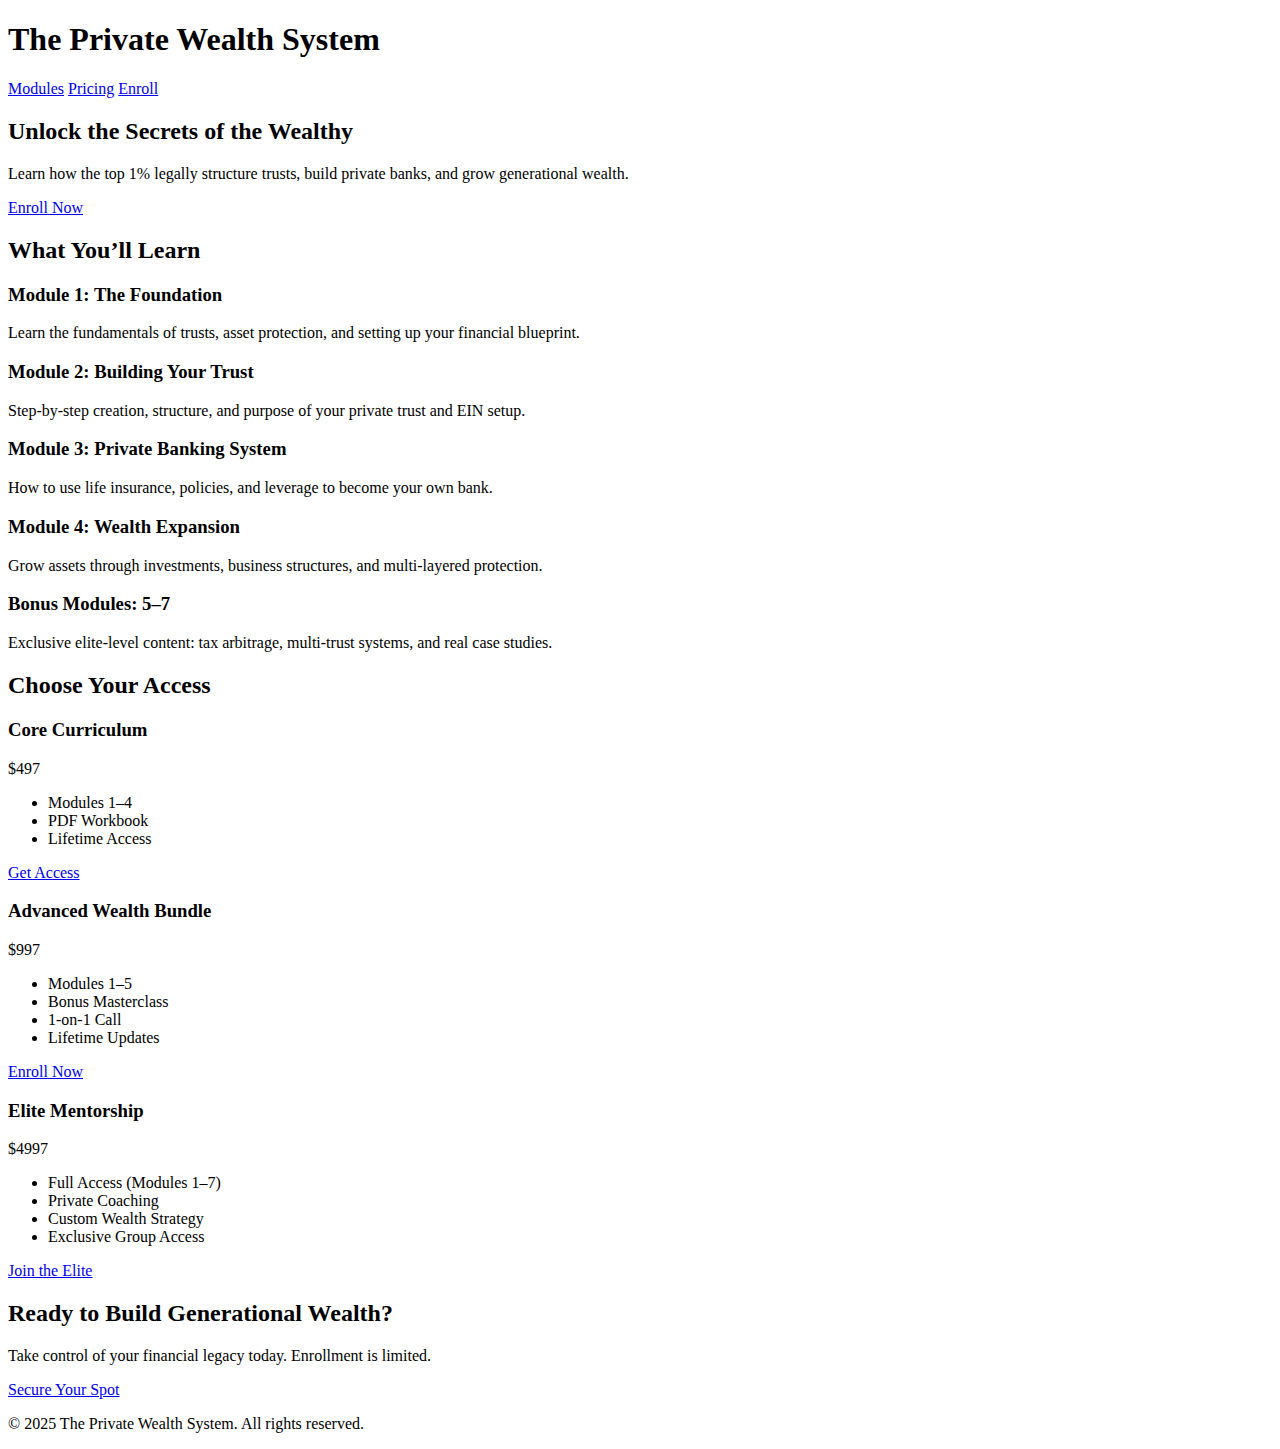
<file: index.html>
<!DOCTYPE html>
<html lang="en">
<head>
  <meta charset="UTF-8" />
  <meta name="viewport" content="width=device-width, initial-scale=1.0" />
  <title>The Private Wealth System | Course</title>
  <link rel="stylesheet" href="CSS/style.css" />
</head>
<body>
  <!-- HEADER -->
  <header>
    <div class="container">
      <h1 class="logo">The Private Wealth System</h1>
      <nav>
        <a href="#modules">Modules</a>
        <a href="#pricing">Pricing</a>
        <a href="#contact">Enroll</a>
      </nav>
    </div>
  </header>

  <!-- HERO -->
  <section class="hero">
    <div class="overlay"></div>
    <div class="hero-content">
      <h2>Unlock the Secrets of the Wealthy</h2>
      <p>Learn how the top 1% legally structure trusts, build private banks, and grow generational wealth.</p>
      <a href="registration.html" class="btn">Enroll Now</a>
    </div>
  </section>

  <!-- MODULES -->
  <section id="modules" class="modules">
    <h2>What You’ll Learn</h2>
    <div class="module-grid">
      <div class="module">
        <h3>Module 1: The Foundation</h3>
        <p>Learn the fundamentals of trusts, asset protection, and setting up your financial blueprint.</p>
      </div>
      <div class="module">
        <h3>Module 2: Building Your Trust</h3>
        <p>Step-by-step creation, structure, and purpose of your private trust and EIN setup.</p>
      </div>
      <div class="module">
        <h3>Module 3: Private Banking System</h3>
        <p>How to use life insurance, policies, and leverage to become your own bank.</p>
      </div>
      <div class="module">
        <h3>Module 4: Wealth Expansion</h3>
        <p>Grow assets through investments, business structures, and multi-layered protection.</p>
      </div>
      <div class="module">
        <h3>Bonus Modules: 5–7</h3>
        <p>Exclusive elite-level content: tax arbitrage, multi-trust systems, and real case studies.</p>
      </div>
    </div>
  </section>

  <!-- PRICING -->
  <section id="pricing" class="pricing">
    <h2>Choose Your Access</h2>
    <div class="pricing-table">
      <div class="plan">
        <h3>Core Curriculum</h3>
        <p class="price">$497</p>
        <ul>
          <li>Modules 1–4</li>
          <li>PDF Workbook</li>
          <li>Lifetime Access</li>
        </ul>
        <a href="registration.html?package=core" class="btn">Get Access</a>
      </div>
      <div class="plan featured">
        <h3>Advanced Wealth Bundle</h3>
        <p class="price">$997</p>
        <ul>
          <li>Modules 1–5</li>
          <li>Bonus Masterclass</li>
          <li>1-on-1 Call</li>
          <li>Lifetime Updates</li>
        </ul>
        <a href="registration.html?package=advanced" class="btn">Enroll Now</a>
      </div>
      <div class="plan">
        <h3>Elite Mentorship</h3>
        <p class="price">$4997</p>
        <ul>
          <li>Full Access (Modules 1–7)</li>
          <li>Private Coaching</li>
          <li>Custom Wealth Strategy</li>
          <li>Exclusive Group Access</li>
        </ul>
        <a href="registration.html?package=elite" class="btn">Join the Elite</a>
      </div>
    </div>
  </section>

  <!-- CTA -->
  <section id="contact" class="cta">
    <h2>Ready to Build Generational Wealth?</h2>
    <p>Take control of your financial legacy today. Enrollment is limited.</p>
    <a href="registration.html" class="btn large">Secure Your Spot</a>
  </section>

  <footer>
    <p>© 2025 The Private Wealth System. All rights reserved.</p>
  </footer>
</body>
</html>
</file>
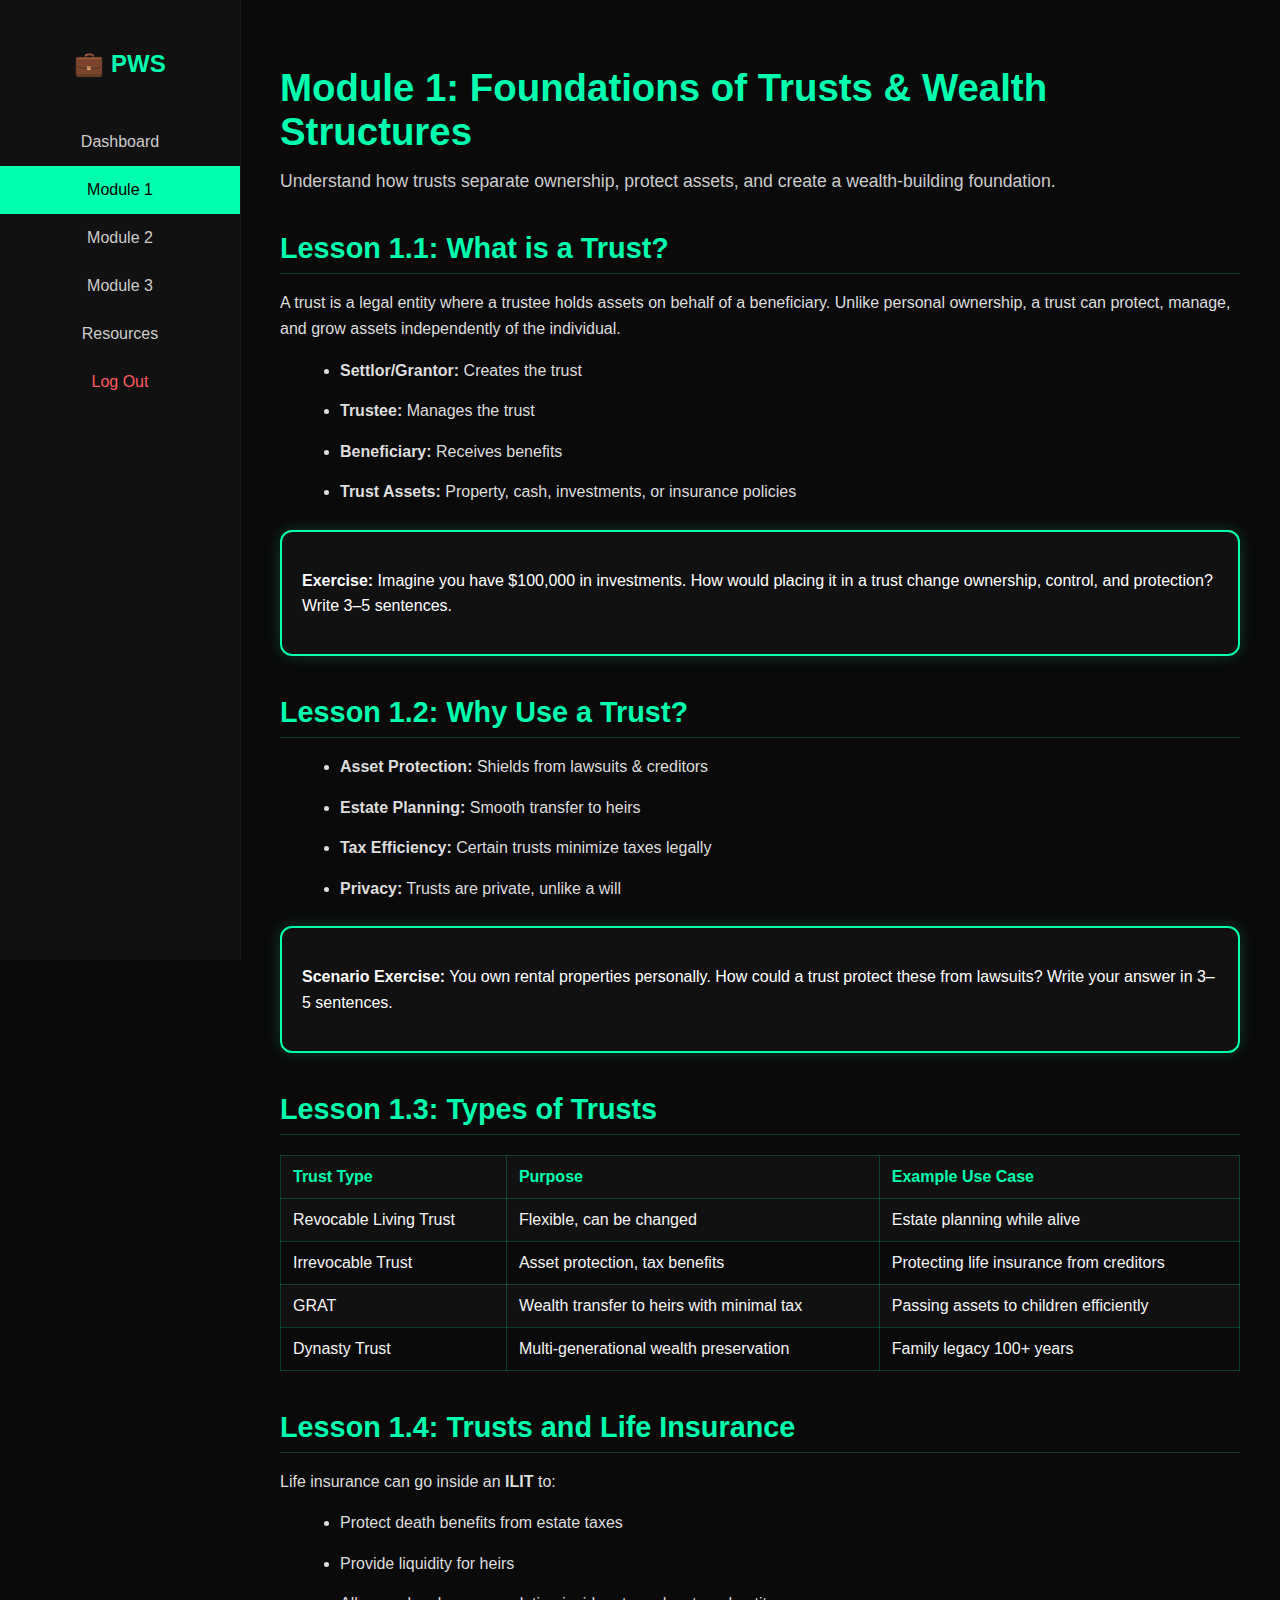
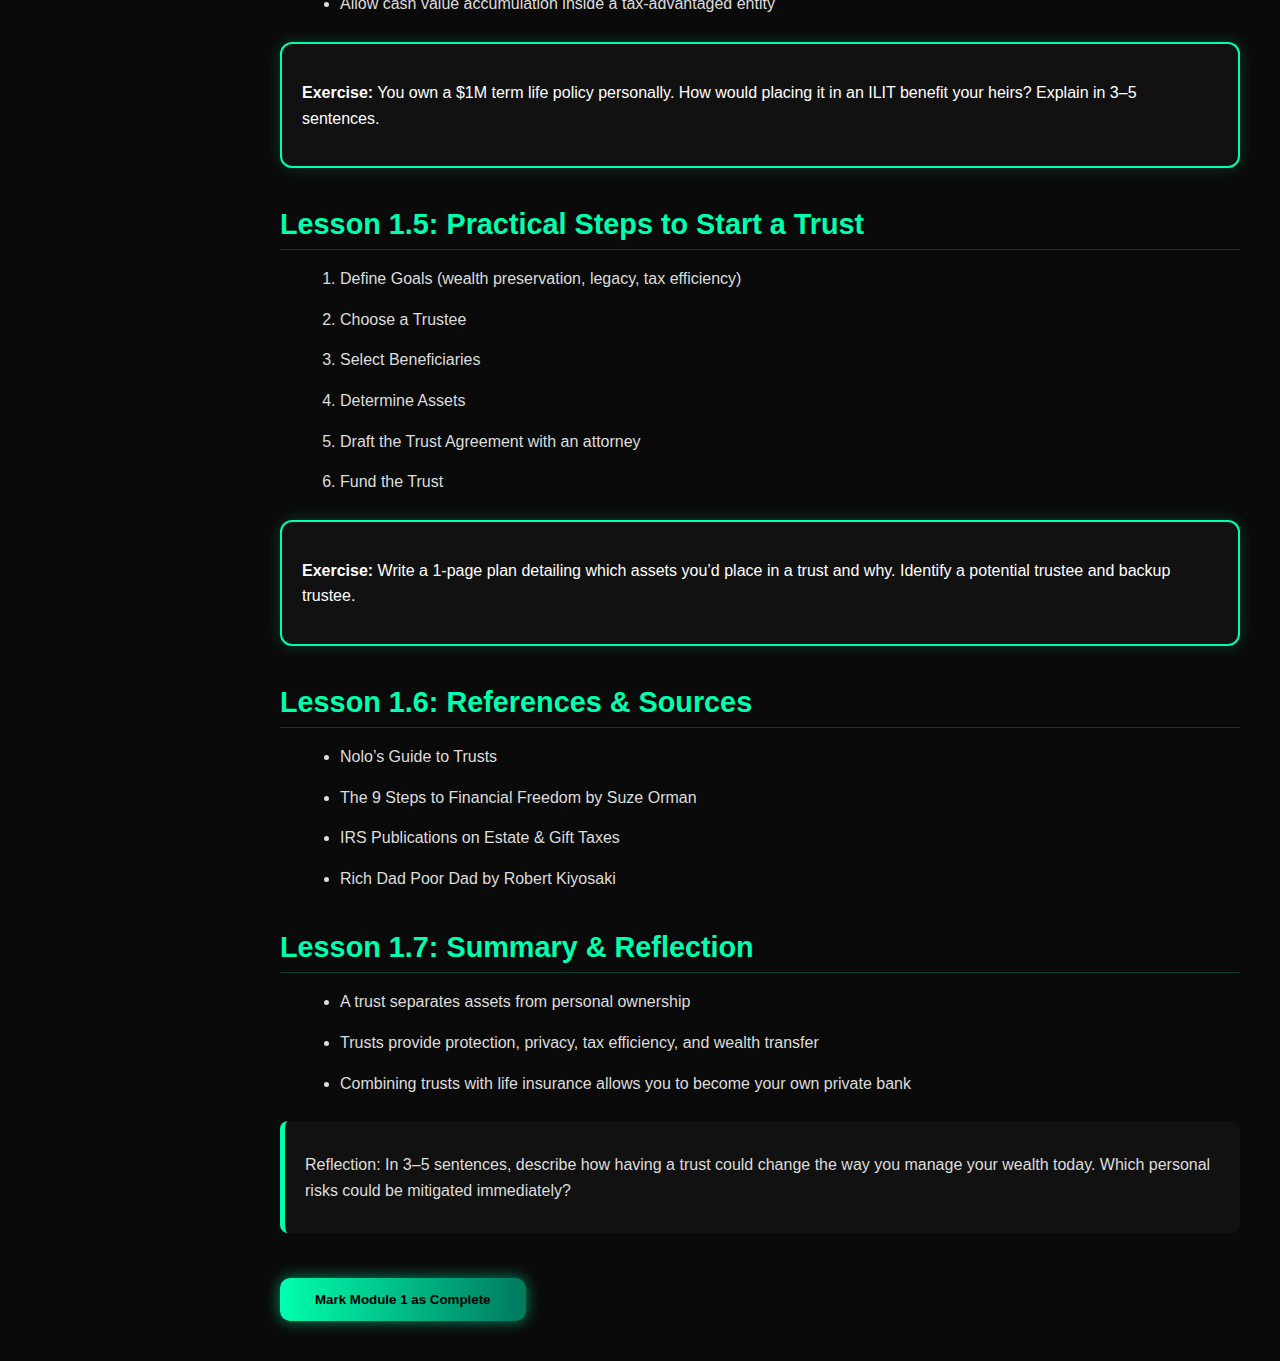
<file: module1.html>
<!DOCTYPE html>
<html lang="en">
<head>
  <meta charset="UTF-8" />
  <meta name="viewport" content="width=device-width, initial-scale=1.0" />
  <title>Module 1 | Foundations of Trusts & Wealth</title>
  <link rel="stylesheet" href="CSS/module.css" />
</head>
<body>
  <!-- SIDEBAR -->
  <aside class="sidebar">
    <div class="brand">
      <h2>💼 PWS</h2>
    </div>
    <nav>
      <a href="dashboard.html">Dashboard</a>
      <a href="module1.html" class="active">Module 1</a>
      <a href="module2.html">Module 2</a>
      <a href="module3.html">Module 3</a>
      <a href="resources.html">Resources</a>
      <a href="index.html" class="logout">Log Out</a>
    </nav>
  </aside>

  <!-- MAIN CONTENT -->
  <main class="main">
    <header>
      <h1>Module 1: Foundations of Trusts & Wealth Structures</h1>
      <p>Understand how trusts separate ownership, protect assets, and create a wealth-building foundation.</p>
    </header>

    <section class="module-content">
      
      <!-- Lesson 1 -->
      <div class="lesson-card">
        <h2>Lesson 1.1: What is a Trust?</h2>
        <p>A trust is a legal entity where a trustee holds assets on behalf of a beneficiary. Unlike personal ownership, a trust can protect, manage, and grow assets independently of the individual.</p>
        <ul>
          <li><strong>Settlor/Grantor:</strong> Creates the trust</li>
          <li><strong>Trustee:</strong> Manages the trust</li>
          <li><strong>Beneficiary:</strong> Receives benefits</li>
          <li><strong>Trust Assets:</strong> Property, cash, investments, or insurance policies</li>
        </ul>
        <div class="exercise">
          <p><strong>Exercise:</strong> Imagine you have $100,000 in investments. How would placing it in a trust change ownership, control, and protection? Write 3–5 sentences.</p>
        </div>
      </div>

      <!-- Lesson 2 -->
      <div class="lesson-card">
        <h2>Lesson 1.2: Why Use a Trust?</h2>
        <ul>
          <li><strong>Asset Protection:</strong> Shields from lawsuits & creditors</li>
          <li><strong>Estate Planning:</strong> Smooth transfer to heirs</li>
          <li><strong>Tax Efficiency:</strong> Certain trusts minimize taxes legally</li>
          <li><strong>Privacy:</strong> Trusts are private, unlike a will</li>
        </ul>
        <div class="exercise">
          <p><strong>Scenario Exercise:</strong> You own rental properties personally. How could a trust protect these from lawsuits? Write your answer in 3–5 sentences.</p>
        </div>
      </div>

      <!-- Lesson 3 -->
      <div class="lesson-card">
        <h2>Lesson 1.3: Types of Trusts</h2>
        <table>
          <tr>
            <th>Trust Type</th>
            <th>Purpose</th>
            <th>Example Use Case</th>
          </tr>
          <tr>
            <td>Revocable Living Trust</td>
            <td>Flexible, can be changed</td>
            <td>Estate planning while alive</td>
          </tr>
          <tr>
            <td>Irrevocable Trust</td>
            <td>Asset protection, tax benefits</td>
            <td>Protecting life insurance from creditors</td>
          </tr>
          <tr>
            <td>GRAT</td>
            <td>Wealth transfer to heirs with minimal tax</td>
            <td>Passing assets to children efficiently</td>
          </tr>
          <tr>
            <td>Dynasty Trust</td>
            <td>Multi-generational wealth preservation</td>
            <td>Family legacy 100+ years</td>
          </tr>
        </table>
      </div>

      <!-- Lesson 4 -->
      <div class="lesson-card">
        <h2>Lesson 1.4: Trusts and Life Insurance</h2>
        <p>Life insurance can go inside an <strong>ILIT</strong> to:</p>
        <ul>
          <li>Protect death benefits from estate taxes</li>
          <li>Provide liquidity for heirs</li>
          <li>Allow cash value accumulation inside a tax-advantaged entity</li>
        </ul>
        <div class="exercise">
          <p><strong>Exercise:</strong> You own a $1M term life policy personally. How would placing it in an ILIT benefit your heirs? Explain in 3–5 sentences.</p>
        </div>
      </div>

      <!-- Lesson 5 -->
      <div class="lesson-card">
        <h2>Lesson 1.5: Practical Steps to Start a Trust</h2>
        <ol>
          <li>Define Goals (wealth preservation, legacy, tax efficiency)</li>
          <li>Choose a Trustee</li>
          <li>Select Beneficiaries</li>
          <li>Determine Assets</li>
          <li>Draft the Trust Agreement with an attorney</li>
          <li>Fund the Trust</li>
        </ol>
        <div class="exercise">
          <p><strong>Exercise:</strong> Write a 1-page plan detailing which assets you’d place in a trust and why. Identify a potential trustee and backup trustee.</p>
        </div>
      </div>

      <!-- Lesson 6 -->
      <div class="lesson-card">
        <h2>Lesson 1.6: References & Sources</h2>
        <ul>
          <li>Nolo’s Guide to Trusts</li>
          <li>The 9 Steps to Financial Freedom by Suze Orman</li>
          <li>IRS Publications on Estate & Gift Taxes</li>
          <li>Rich Dad Poor Dad by Robert Kiyosaki</li>
        </ul>
      </div>

      <!-- Lesson 7 -->
      <div class="lesson-card">
        <h2>Lesson 1.7: Summary & Reflection</h2>
        <ul>
          <li>A trust separates assets from personal ownership</li>
          <li>Trusts provide protection, privacy, tax efficiency, and wealth transfer</li>
          <li>Combining trusts with life insurance allows you to become your own private bank</li>
        </ul>
        <div class="reflection">
          <p>Reflection: In 3–5 sentences, describe how having a trust could change the way you manage your wealth today. Which personal risks could be mitigated immediately?</p>
        </div>
        <button class="btn">Mark Module 1 as Complete</button>
      </div>

    </section>
  </main>
</body>
</html>
</file>
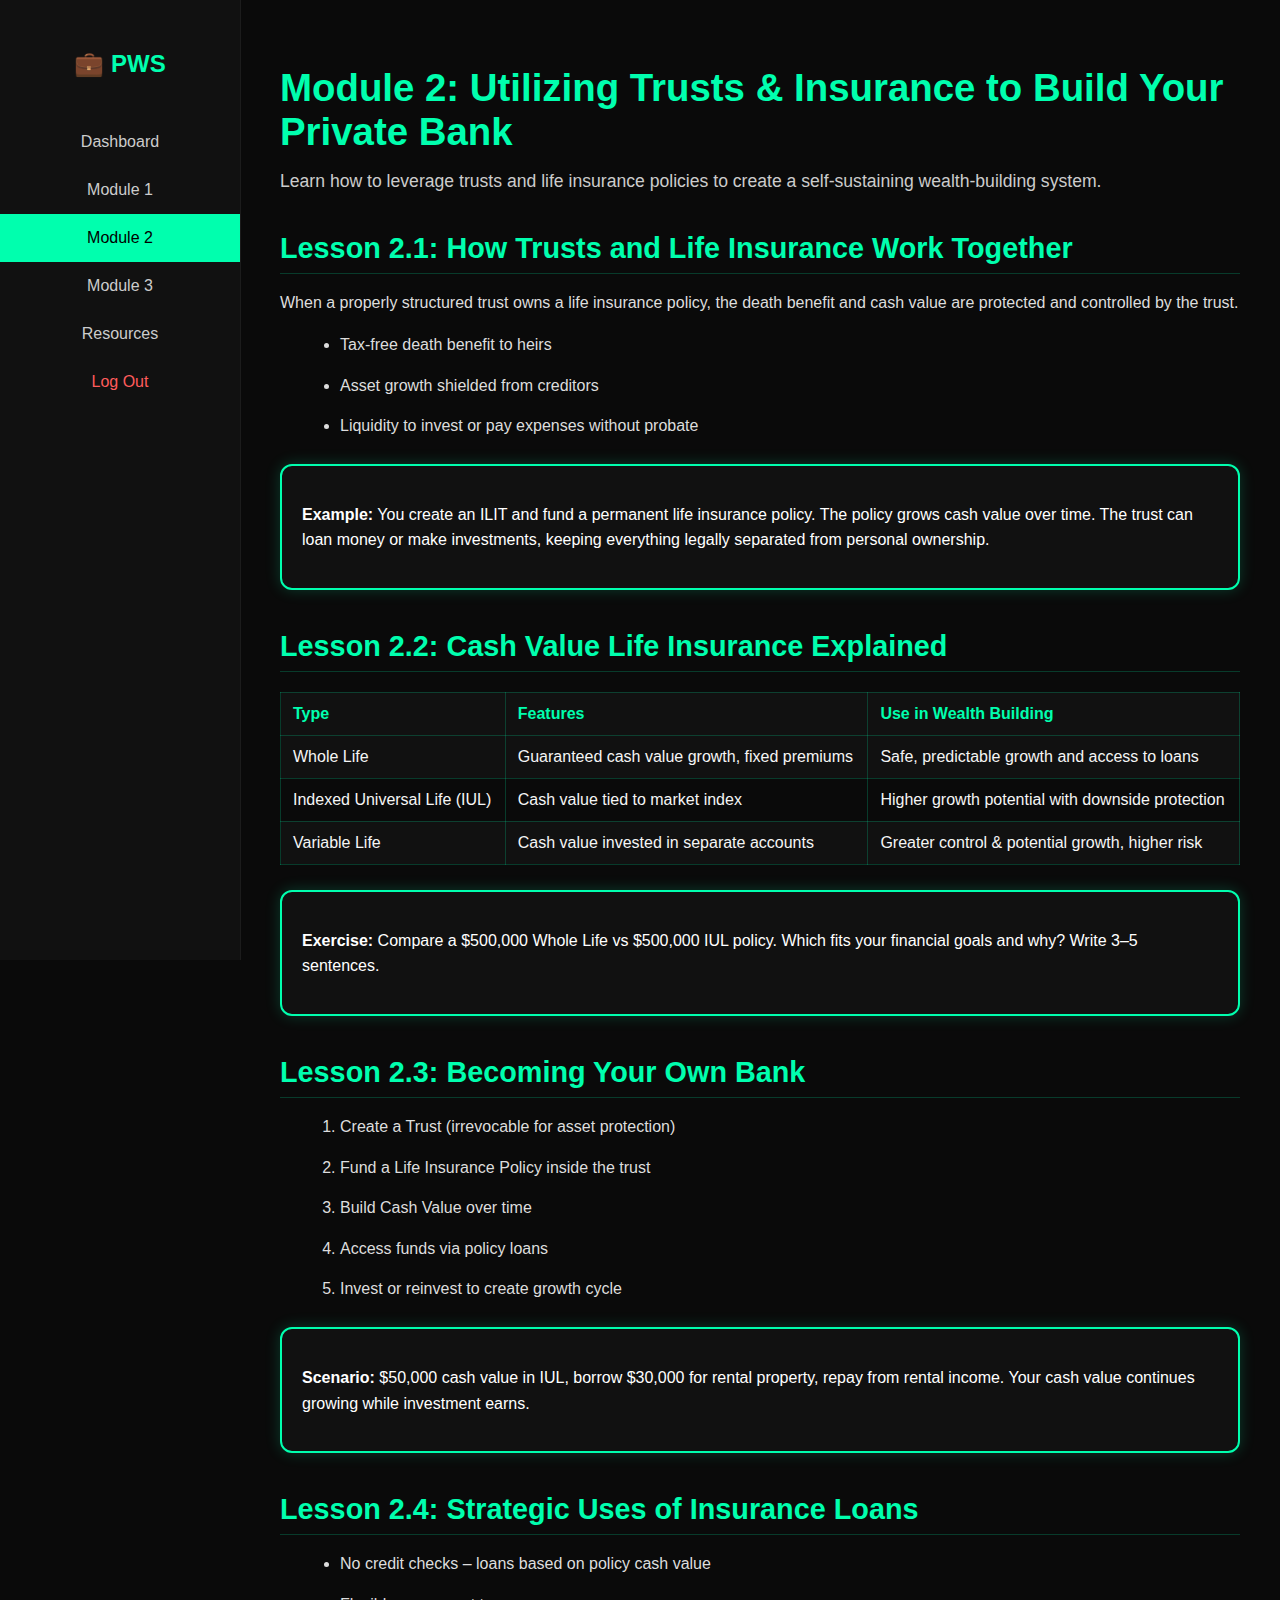
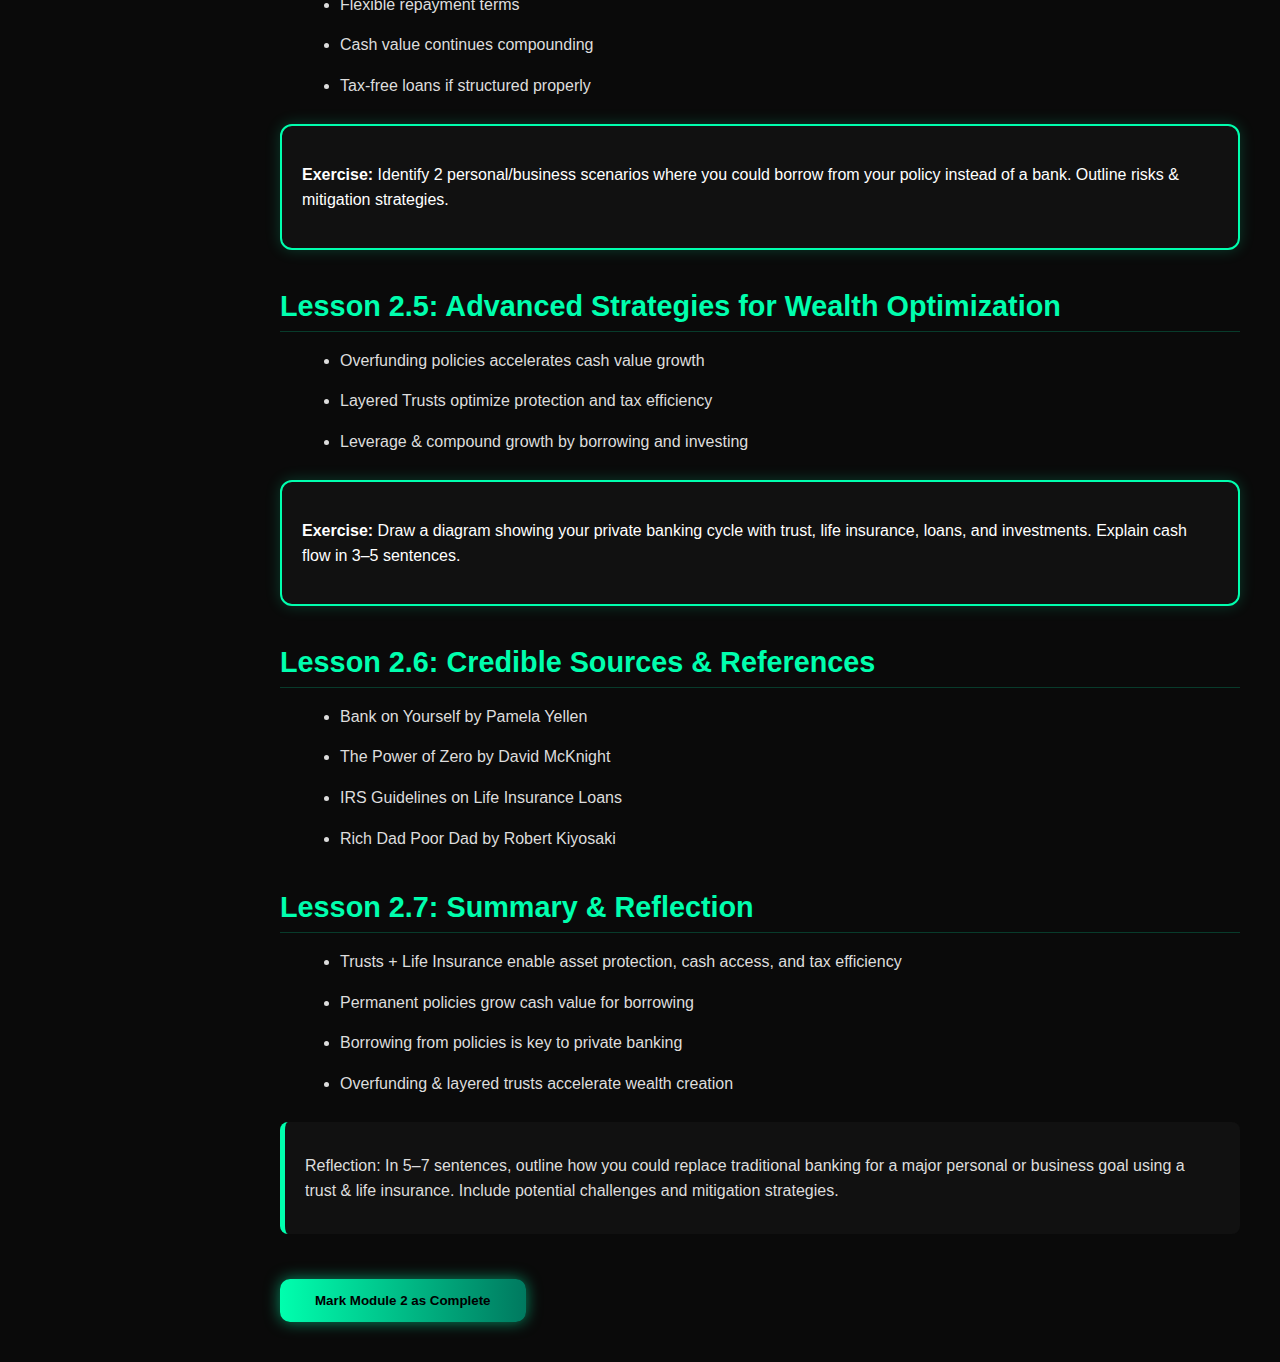
<file: module2.html>
<!DOCTYPE html>
<html lang="en">
<head>
  <meta charset="UTF-8" />
  <meta name="viewport" content="width=device-width, initial-scale=1.0" />
  <title>Module 2 | Utilizing Trusts & Insurance</title>
  <link rel="stylesheet" href="CSS/module.css" />
</head>
<body>
  <!-- SIDEBAR -->
  <aside class="sidebar">
    <div class="brand">
      <h2>💼 PWS</h2>
    </div>
    <nav>
      <a href="dashboard.html">Dashboard</a>
      <a href="module1.html">Module 1</a>
      <a href="module2.html" class="active">Module 2</a>
      <a href="module3.html">Module 3</a>
      <a href="resources.html">Resources</a>
      <a href="index.html" class="logout">Log Out</a>
    </nav>
  </aside>

  <!-- MAIN CONTENT -->
  <main class="main">
    <header>
      <h1>Module 2: Utilizing Trusts & Insurance to Build Your Private Bank</h1>
      <p>Learn how to leverage trusts and life insurance policies to create a self-sustaining wealth-building system.</p>
    </header>

    <section class="module-content">
      
      <!-- Lesson 1 -->
      <div class="lesson-card">
        <h2>Lesson 2.1: How Trusts and Life Insurance Work Together</h2>
        <p>When a properly structured trust owns a life insurance policy, the death benefit and cash value are protected and controlled by the trust.</p>
        <ul>
          <li>Tax-free death benefit to heirs</li>
          <li>Asset growth shielded from creditors</li>
          <li>Liquidity to invest or pay expenses without probate</li>
        </ul>
        <div class="exercise">
          <p><strong>Example:</strong> You create an ILIT and fund a permanent life insurance policy. The policy grows cash value over time. The trust can loan money or make investments, keeping everything legally separated from personal ownership.</p>
        </div>
      </div>

      <!-- Lesson 2 -->
      <div class="lesson-card">
        <h2>Lesson 2.2: Cash Value Life Insurance Explained</h2>
        <table>
          <tr>
            <th>Type</th>
            <th>Features</th>
            <th>Use in Wealth Building</th>
          </tr>
          <tr>
            <td>Whole Life</td>
            <td>Guaranteed cash value growth, fixed premiums</td>
            <td>Safe, predictable growth and access to loans</td>
          </tr>
          <tr>
            <td>Indexed Universal Life (IUL)</td>
            <td>Cash value tied to market index</td>
            <td>Higher growth potential with downside protection</td>
          </tr>
          <tr>
            <td>Variable Life</td>
            <td>Cash value invested in separate accounts</td>
            <td>Greater control & potential growth, higher risk</td>
          </tr>
        </table>
        <div class="exercise">
          <p><strong>Exercise:</strong> Compare a $500,000 Whole Life vs $500,000 IUL policy. Which fits your financial goals and why? Write 3–5 sentences.</p>
        </div>
      </div>

      <!-- Lesson 3 -->
      <div class="lesson-card">
        <h2>Lesson 2.3: Becoming Your Own Bank</h2>
        <ol>
          <li>Create a Trust (irrevocable for asset protection)</li>
          <li>Fund a Life Insurance Policy inside the trust</li>
          <li>Build Cash Value over time</li>
          <li>Access funds via policy loans</li>
          <li>Invest or reinvest to create growth cycle</li>
        </ol>
        <div class="exercise">
          <p><strong>Scenario:</strong> $50,000 cash value in IUL, borrow $30,000 for rental property, repay from rental income. Your cash value continues growing while investment earns.</p>
        </div>
      </div>

      <!-- Lesson 4 -->
      <div class="lesson-card">
        <h2>Lesson 2.4: Strategic Uses of Insurance Loans</h2>
        <ul>
          <li>No credit checks – loans based on policy cash value</li>
          <li>Flexible repayment terms</li>
          <li>Cash value continues compounding</li>
          <li>Tax-free loans if structured properly</li>
        </ul>
        <div class="exercise">
          <p><strong>Exercise:</strong> Identify 2 personal/business scenarios where you could borrow from your policy instead of a bank. Outline risks & mitigation strategies.</p>
        </div>
      </div>

      <!-- Lesson 5 -->
      <div class="lesson-card">
        <h2>Lesson 2.5: Advanced Strategies for Wealth Optimization</h2>
        <ul>
          <li>Overfunding policies accelerates cash value growth</li>
          <li>Layered Trusts optimize protection and tax efficiency</li>
          <li>Leverage & compound growth by borrowing and investing</li>
        </ul>
        <div class="exercise">
          <p><strong>Exercise:</strong> Draw a diagram showing your private banking cycle with trust, life insurance, loans, and investments. Explain cash flow in 3–5 sentences.</p>
        </div>
      </div>

      <!-- Lesson 6 -->
      <div class="lesson-card">
        <h2>Lesson 2.6: Credible Sources & References</h2>
        <ul>
          <li>Bank on Yourself by Pamela Yellen</li>
          <li>The Power of Zero by David McKnight</li>
          <li>IRS Guidelines on Life Insurance Loans</li>
          <li>Rich Dad Poor Dad by Robert Kiyosaki</li>
        </ul>
      </div>

      <!-- Lesson 7 -->
      <div class="lesson-card">
        <h2>Lesson 2.7: Summary & Reflection</h2>
        <ul>
          <li>Trusts + Life Insurance enable asset protection, cash access, and tax efficiency</li>
          <li>Permanent policies grow cash value for borrowing</li>
          <li>Borrowing from policies is key to private banking</li>
          <li>Overfunding & layered trusts accelerate wealth creation</li>
        </ul>
        <div class="reflection">
          <p>Reflection: In 5–7 sentences, outline how you could replace traditional banking for a major personal or business goal using a trust & life insurance. Include potential challenges and mitigation strategies.</p>
        </div>
        <button class="btn">Mark Module 2 as Complete</button>
      </div>

    </section>
  </main>
</body>
</html>
</file>
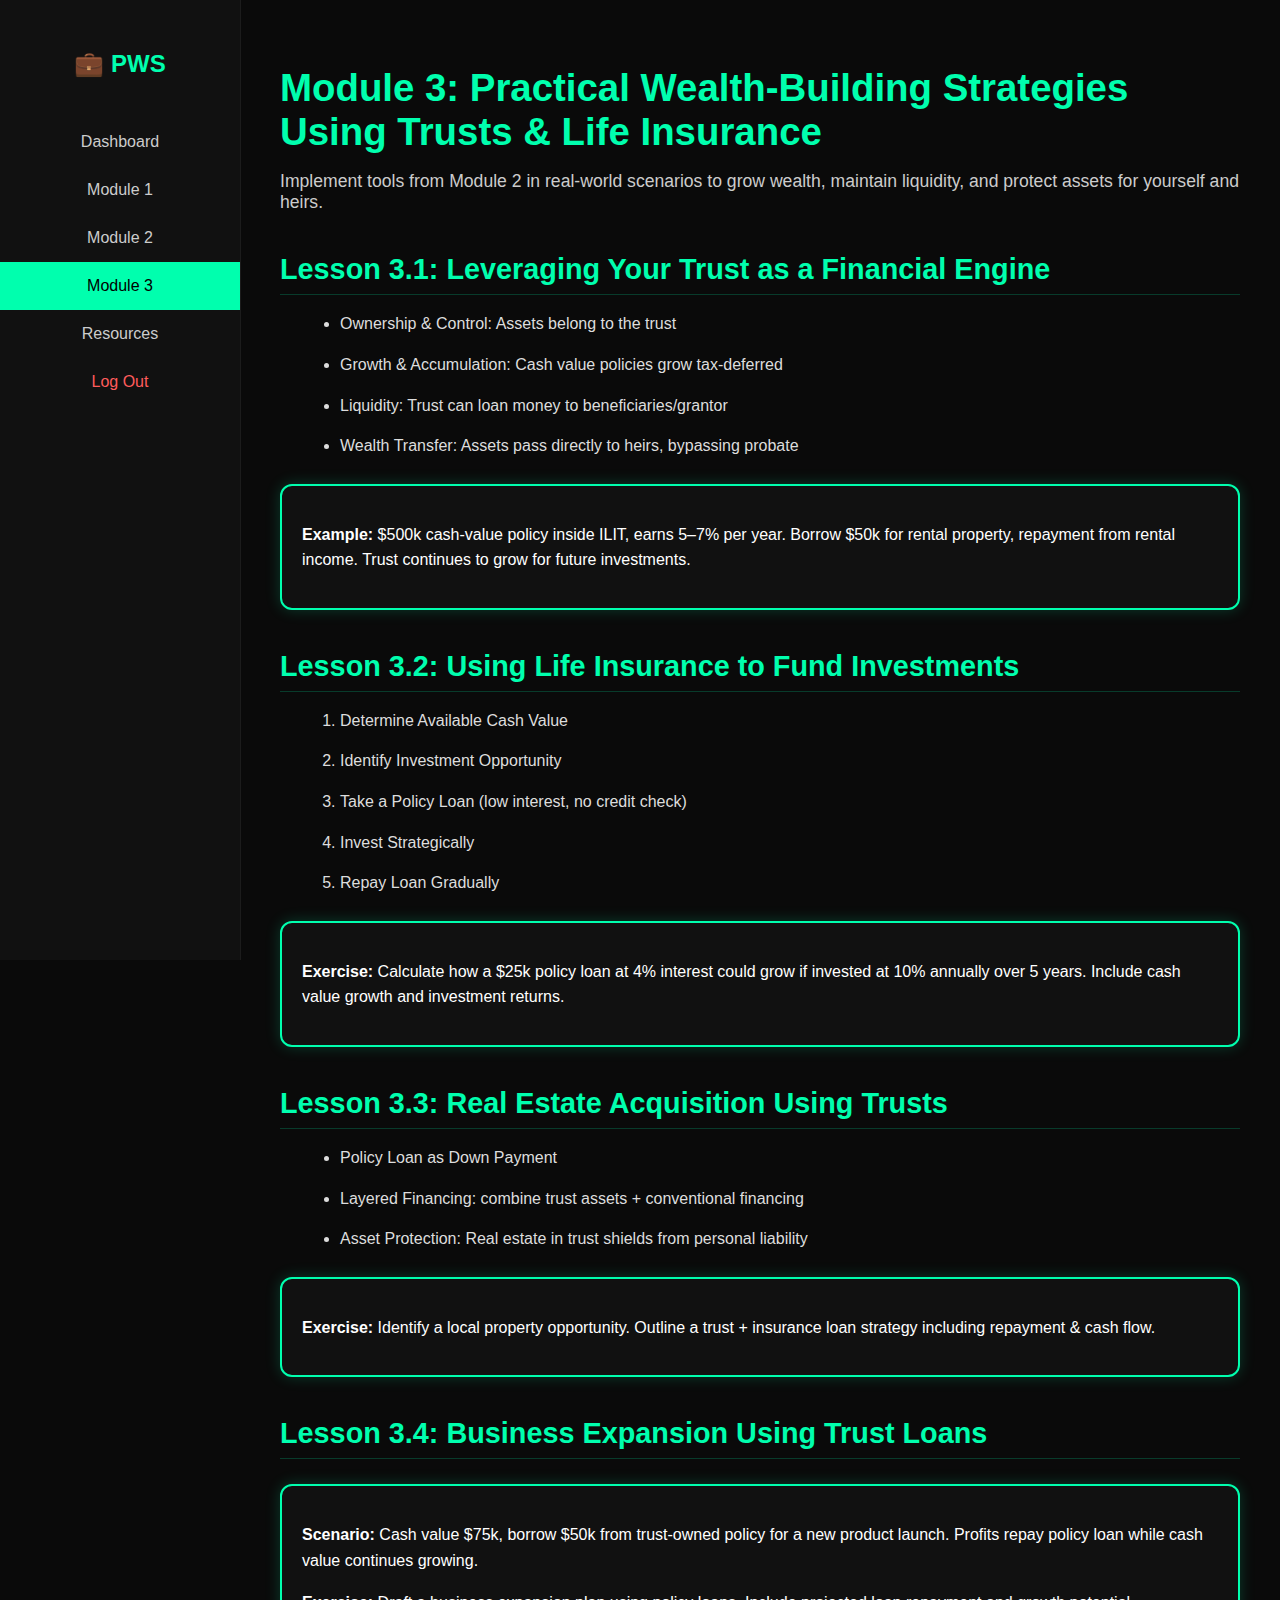
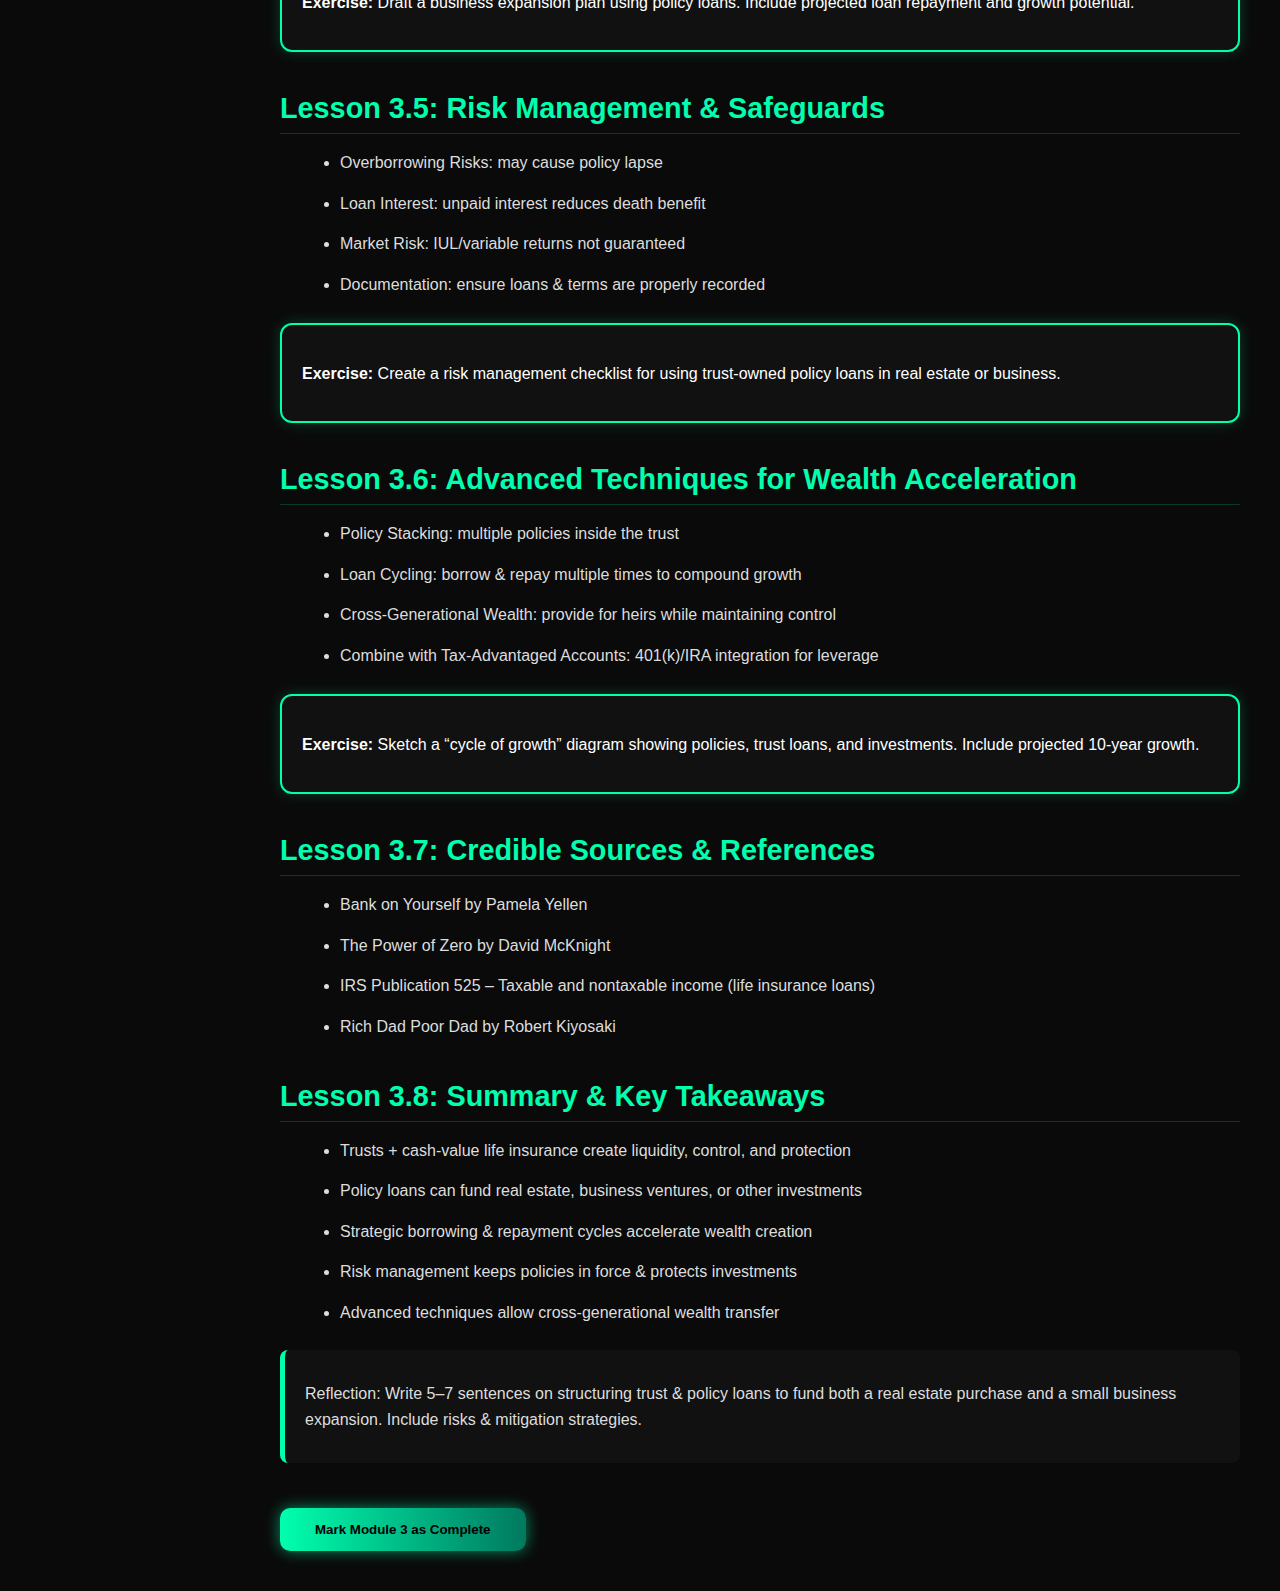
<file: module3.html>
<!DOCTYPE html>
<html lang="en">
<head>
  <meta charset="UTF-8" />
  <meta name="viewport" content="width=device-width, initial-scale=1.0" />
  <title>Module 3 | Practical Wealth-Building Strategies</title>
  <link rel="stylesheet" href="CSS/module.css" />
</head>
<body>
  <!-- SIDEBAR -->
  <aside class="sidebar">
    <div class="brand">
      <h2>💼 PWS</h2>
    </div>
    <nav>
      <a href="dashboard.html">Dashboard</a>
      <a href="module1.html">Module 1</a>
      <a href="module2.html">Module 2</a>
      <a href="module3.html" class="active">Module 3</a>
      <a href="resources.html">Resources</a>
      <a href="index.html" class="logout">Log Out</a>
    </nav>
  </aside>

  <!-- MAIN CONTENT -->
  <main class="main">
    <header>
      <h1>Module 3: Practical Wealth-Building Strategies Using Trusts & Life Insurance</h1>
      <p>Implement tools from Module 2 in real-world scenarios to grow wealth, maintain liquidity, and protect assets for yourself and heirs.</p>
    </header>

    <section class="module-content">

      <!-- Lesson 1 -->
      <div class="lesson-card">
        <h2>Lesson 3.1: Leveraging Your Trust as a Financial Engine</h2>
        <ul>
          <li>Ownership & Control: Assets belong to the trust</li>
          <li>Growth & Accumulation: Cash value policies grow tax-deferred</li>
          <li>Liquidity: Trust can loan money to beneficiaries/grantor</li>
          <li>Wealth Transfer: Assets pass directly to heirs, bypassing probate</li>
        </ul>
        <div class="exercise">
          <p><strong>Example:</strong> $500k cash-value policy inside ILIT, earns 5–7% per year. Borrow $50k for rental property, repayment from rental income. Trust continues to grow for future investments.</p>
        </div>
      </div>

      <!-- Lesson 2 -->
      <div class="lesson-card">
        <h2>Lesson 3.2: Using Life Insurance to Fund Investments</h2>
        <ol>
          <li>Determine Available Cash Value</li>
          <li>Identify Investment Opportunity</li>
          <li>Take a Policy Loan (low interest, no credit check)</li>
          <li>Invest Strategically</li>
          <li>Repay Loan Gradually</li>
        </ol>
        <div class="exercise">
          <p><strong>Exercise:</strong> Calculate how a $25k policy loan at 4% interest could grow if invested at 10% annually over 5 years. Include cash value growth and investment returns.</p>
        </div>
      </div>

      <!-- Lesson 3 -->
      <div class="lesson-card">
        <h2>Lesson 3.3: Real Estate Acquisition Using Trusts</h2>
        <ul>
          <li>Policy Loan as Down Payment</li>
          <li>Layered Financing: combine trust assets + conventional financing</li>
          <li>Asset Protection: Real estate in trust shields from personal liability</li>
        </ul>
        <div class="exercise">
          <p><strong>Exercise:</strong> Identify a local property opportunity. Outline a trust + insurance loan strategy including repayment & cash flow.</p>
        </div>
      </div>

      <!-- Lesson 4 -->
      <div class="lesson-card">
        <h2>Lesson 3.4: Business Expansion Using Trust Loans</h2>
        <div class="exercise">
          <p><strong>Scenario:</strong> Cash value $75k, borrow $50k from trust-owned policy for a new product launch. Profits repay policy loan while cash value continues growing.</p>
          <p><strong>Exercise:</strong> Draft a business expansion plan using policy loans. Include projected loan repayment and growth potential.</p>
        </div>
      </div>

      <!-- Lesson 5 -->
      <div class="lesson-card">
        <h2>Lesson 3.5: Risk Management & Safeguards</h2>
        <ul>
          <li>Overborrowing Risks: may cause policy lapse</li>
          <li>Loan Interest: unpaid interest reduces death benefit</li>
          <li>Market Risk: IUL/variable returns not guaranteed</li>
          <li>Documentation: ensure loans & terms are properly recorded</li>
        </ul>
        <div class="exercise">
          <p><strong>Exercise:</strong> Create a risk management checklist for using trust-owned policy loans in real estate or business.</p>
        </div>
      </div>

      <!-- Lesson 6 -->
      <div class="lesson-card">
        <h2>Lesson 3.6: Advanced Techniques for Wealth Acceleration</h2>
        <ul>
          <li>Policy Stacking: multiple policies inside the trust</li>
          <li>Loan Cycling: borrow & repay multiple times to compound growth</li>
          <li>Cross-Generational Wealth: provide for heirs while maintaining control</li>
          <li>Combine with Tax-Advantaged Accounts: 401(k)/IRA integration for leverage</li>
        </ul>
        <div class="exercise">
          <p><strong>Exercise:</strong> Sketch a “cycle of growth” diagram showing policies, trust loans, and investments. Include projected 10-year growth.</p>
        </div>
      </div>

      <!-- Lesson 7 -->
      <div class="lesson-card">
        <h2>Lesson 3.7: Credible Sources & References</h2>
        <ul>
          <li>Bank on Yourself by Pamela Yellen</li>
          <li>The Power of Zero by David McKnight</li>
          <li>IRS Publication 525 – Taxable and nontaxable income (life insurance loans)</li>
          <li>Rich Dad Poor Dad by Robert Kiyosaki</li>
        </ul>
      </div>

      <!-- Lesson 8 -->
      <div class="lesson-card">
        <h2>Lesson 3.8: Summary & Key Takeaways</h2>
        <ul>
          <li>Trusts + cash-value life insurance create liquidity, control, and protection</li>
          <li>Policy loans can fund real estate, business ventures, or other investments</li>
          <li>Strategic borrowing & repayment cycles accelerate wealth creation</li>
          <li>Risk management keeps policies in force & protects investments</li>
          <li>Advanced techniques allow cross-generational wealth transfer</li>
        </ul>
        <div class="reflection">
          <p>Reflection: Write 5–7 sentences on structuring trust & policy loans to fund both a real estate purchase and a small business expansion. Include risks & mitigation strategies.</p>
        </div>
        <button class="btn">Mark Module 3 as Complete</button>
      </div>

    </section>
  </main>
</body>
</html>
</file>
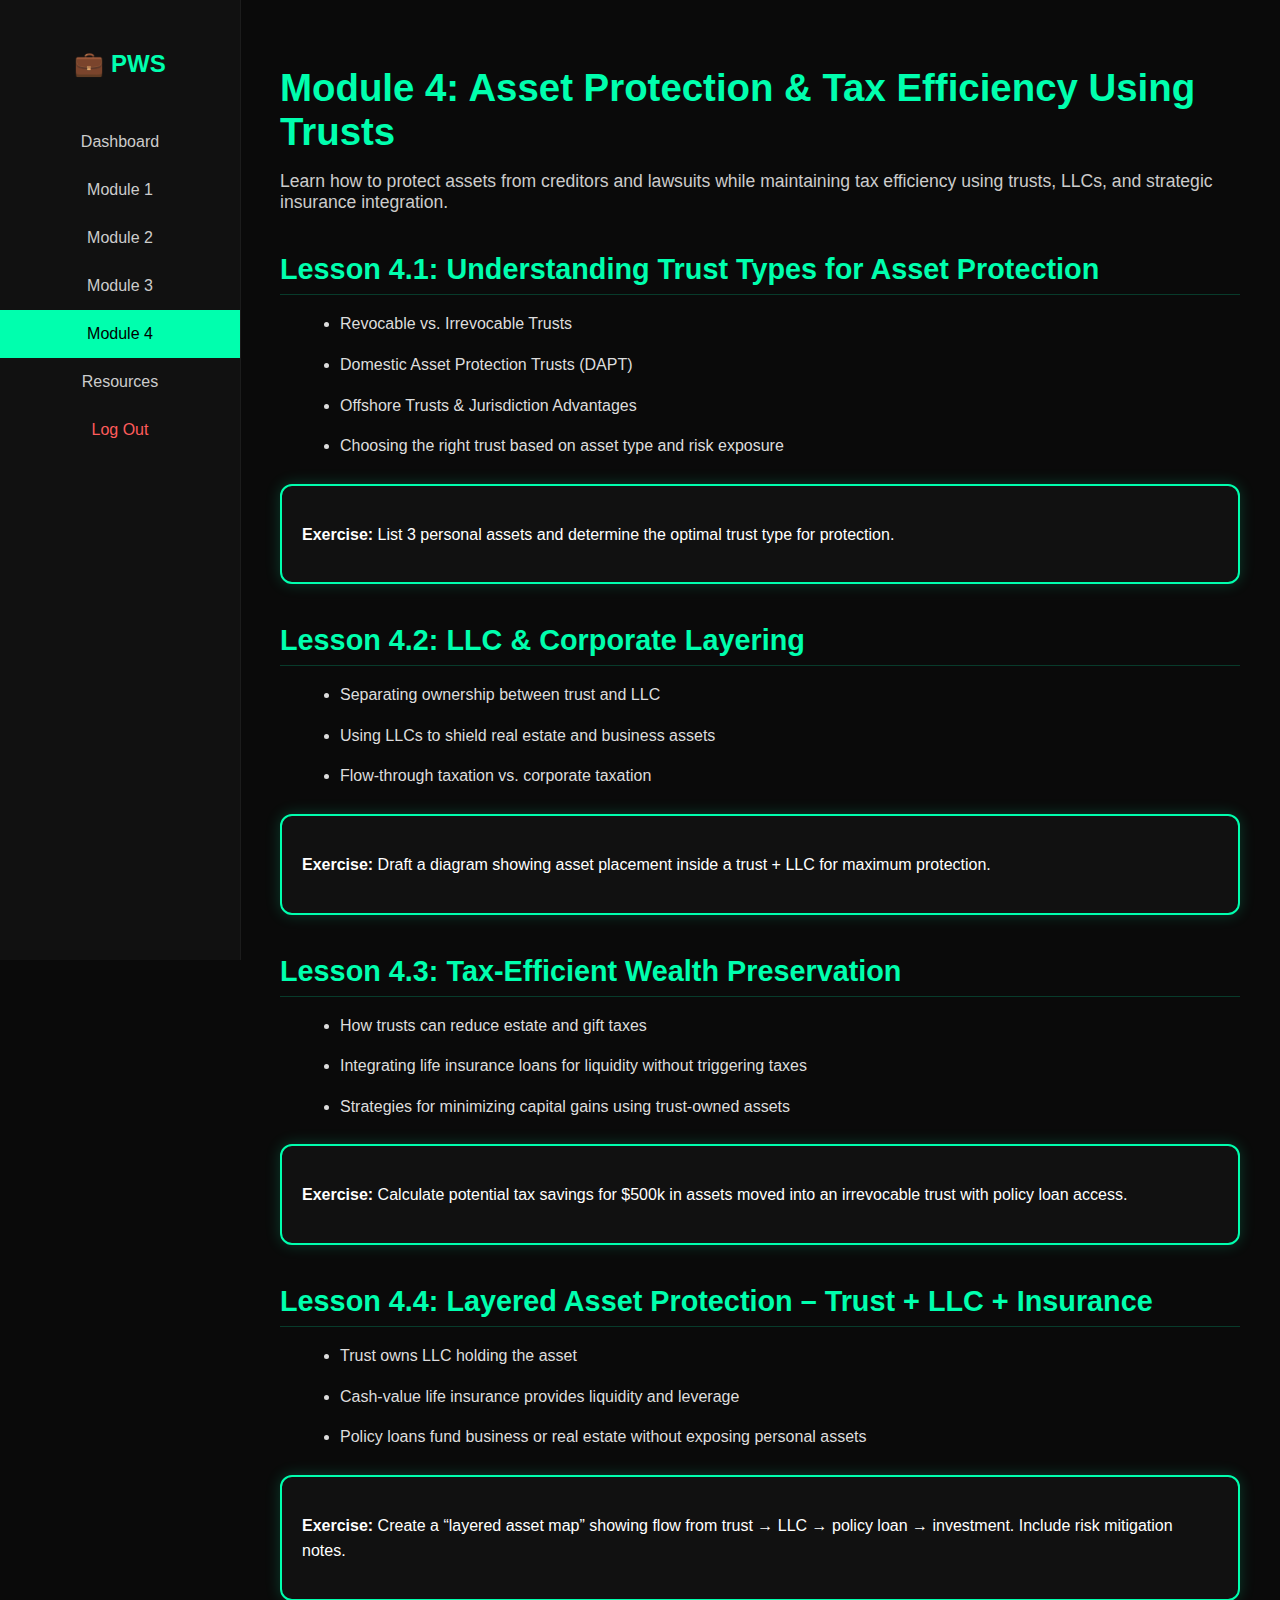
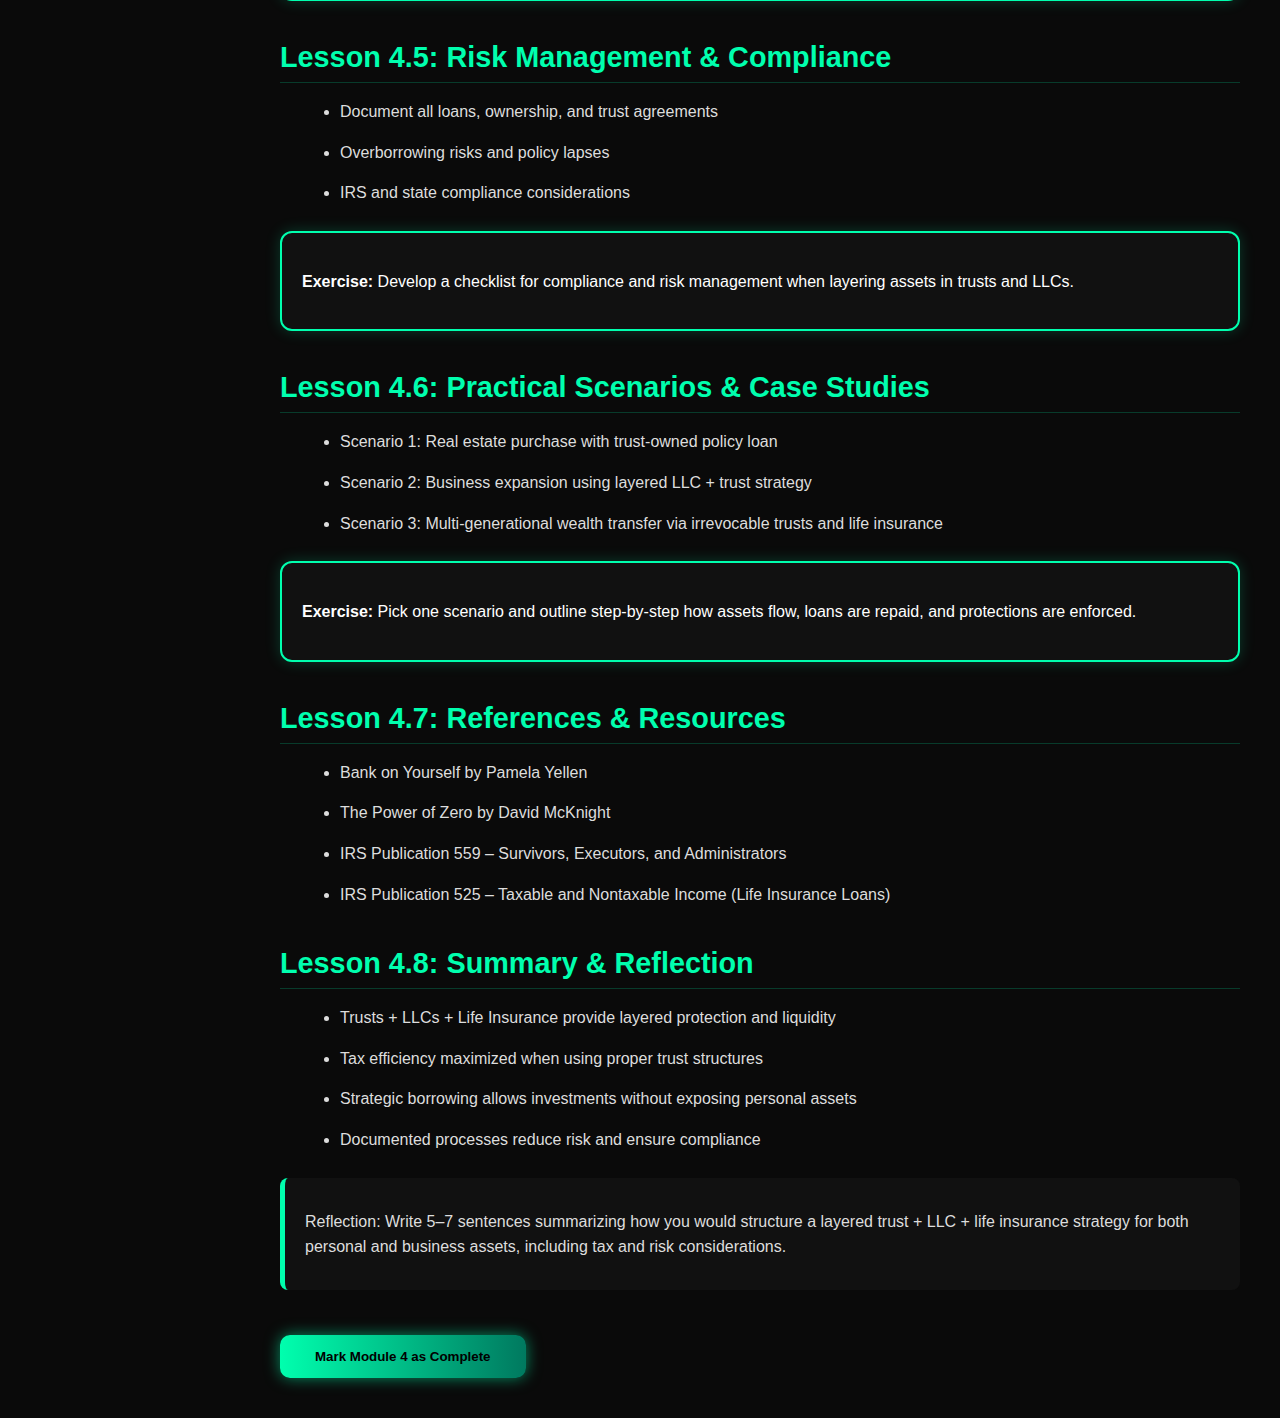
<file: module4.html>
<!DOCTYPE html>
<html lang="en">
<head>
  <meta charset="UTF-8" />
  <meta name="viewport" content="width=device-width, initial-scale=1.0" />
  <title>Module 4 | Asset Protection & Tax Efficiency</title>
  <link rel="stylesheet" href="CSS/module.css" />
</head>
<body>
  <!-- SIDEBAR -->
  <aside class="sidebar">
    <div class="brand">
      <h2>💼 PWS</h2>
    </div>
    <nav>
      <a href="dashboard.html">Dashboard</a>
      <a href="module1.html">Module 1</a>
      <a href="module2.html">Module 2</a>
      <a href="module3.html">Module 3</a>
      <a href="module4.html" class="active">Module 4</a>
      <a href="resources.html">Resources</a>
      <a href="index.html" class="logout">Log Out</a>
    </nav>
  </aside>

  <!-- MAIN CONTENT -->
  <main class="main">
    <header>
      <h1>Module 4: Asset Protection & Tax Efficiency Using Trusts</h1>
      <p>Learn how to protect assets from creditors and lawsuits while maintaining tax efficiency using trusts, LLCs, and strategic insurance integration.</p>
    </header>

    <section class="module-content">

      <!-- Lesson 1 -->
      <div class="lesson-card">
        <h2>Lesson 4.1: Understanding Trust Types for Asset Protection</h2>
        <ul>
          <li>Revocable vs. Irrevocable Trusts</li>
          <li>Domestic Asset Protection Trusts (DAPT)</li>
          <li>Offshore Trusts & Jurisdiction Advantages</li>
          <li>Choosing the right trust based on asset type and risk exposure</li>
        </ul>
        <div class="exercise">
          <p><strong>Exercise:</strong> List 3 personal assets and determine the optimal trust type for protection.</p>
        </div>
      </div>

      <!-- Lesson 2 -->
      <div class="lesson-card">
        <h2>Lesson 4.2: LLC & Corporate Layering</h2>
        <ul>
          <li>Separating ownership between trust and LLC</li>
          <li>Using LLCs to shield real estate and business assets</li>
          <li>Flow-through taxation vs. corporate taxation</li>
        </ul>
        <div class="exercise">
          <p><strong>Exercise:</strong> Draft a diagram showing asset placement inside a trust + LLC for maximum protection.</p>
        </div>
      </div>

      <!-- Lesson 3 -->
      <div class="lesson-card">
        <h2>Lesson 4.3: Tax-Efficient Wealth Preservation</h2>
        <ul>
          <li>How trusts can reduce estate and gift taxes</li>
          <li>Integrating life insurance loans for liquidity without triggering taxes</li>
          <li>Strategies for minimizing capital gains using trust-owned assets</li>
        </ul>
        <div class="exercise">
          <p><strong>Exercise:</strong> Calculate potential tax savings for $500k in assets moved into an irrevocable trust with policy loan access.</p>
        </div>
      </div>

      <!-- Lesson 4 -->
      <div class="lesson-card">
        <h2>Lesson 4.4: Layered Asset Protection – Trust + LLC + Insurance</h2>
        <ul>
          <li>Trust owns LLC holding the asset</li>
          <li>Cash-value life insurance provides liquidity and leverage</li>
          <li>Policy loans fund business or real estate without exposing personal assets</li>
        </ul>
        <div class="exercise">
          <p><strong>Exercise:</strong> Create a “layered asset map” showing flow from trust → LLC → policy loan → investment. Include risk mitigation notes.</p>
        </div>
      </div>

      <!-- Lesson 5 -->
      <div class="lesson-card">
        <h2>Lesson 4.5: Risk Management & Compliance</h2>
        <ul>
          <li>Document all loans, ownership, and trust agreements</li>
          <li>Overborrowing risks and policy lapses</li>
          <li>IRS and state compliance considerations</li>
        </ul>
        <div class="exercise">
          <p><strong>Exercise:</strong> Develop a checklist for compliance and risk management when layering assets in trusts and LLCs.</p>
        </div>
      </div>

      <!-- Lesson 6 -->
      <div class="lesson-card">
        <h2>Lesson 4.6: Practical Scenarios & Case Studies</h2>
        <ul>
          <li>Scenario 1: Real estate purchase with trust-owned policy loan</li>
          <li>Scenario 2: Business expansion using layered LLC + trust strategy</li>
          <li>Scenario 3: Multi-generational wealth transfer via irrevocable trusts and life insurance</li>
        </ul>
        <div class="exercise">
          <p><strong>Exercise:</strong> Pick one scenario and outline step-by-step how assets flow, loans are repaid, and protections are enforced.</p>
        </div>
      </div>

      <!-- Lesson 7 -->
      <div class="lesson-card">
        <h2>Lesson 4.7: References & Resources</h2>
        <ul>
          <li>Bank on Yourself by Pamela Yellen</li>
          <li>The Power of Zero by David McKnight</li>
          <li>IRS Publication 559 – Survivors, Executors, and Administrators</li>
          <li>IRS Publication 525 – Taxable and Nontaxable Income (Life Insurance Loans)</li>
        </ul>
      </div>

      <!-- Lesson 8 -->
      <div class="lesson-card">
        <h2>Lesson 4.8: Summary & Reflection</h2>
        <ul>
          <li>Trusts + LLCs + Life Insurance provide layered protection and liquidity</li>
          <li>Tax efficiency maximized when using proper trust structures</li>
          <li>Strategic borrowing allows investments without exposing personal assets</li>
          <li>Documented processes reduce risk and ensure compliance</li>
        </ul>
        <div class="reflection">
          <p>Reflection: Write 5–7 sentences summarizing how you would structure a layered trust + LLC + life insurance strategy for both personal and business assets, including tax and risk considerations.</p>
        </div>
        <button class="btn">Mark Module 4 as Complete</button>
      </div>

    </section>
  </main>
</body>
</html>
</file>
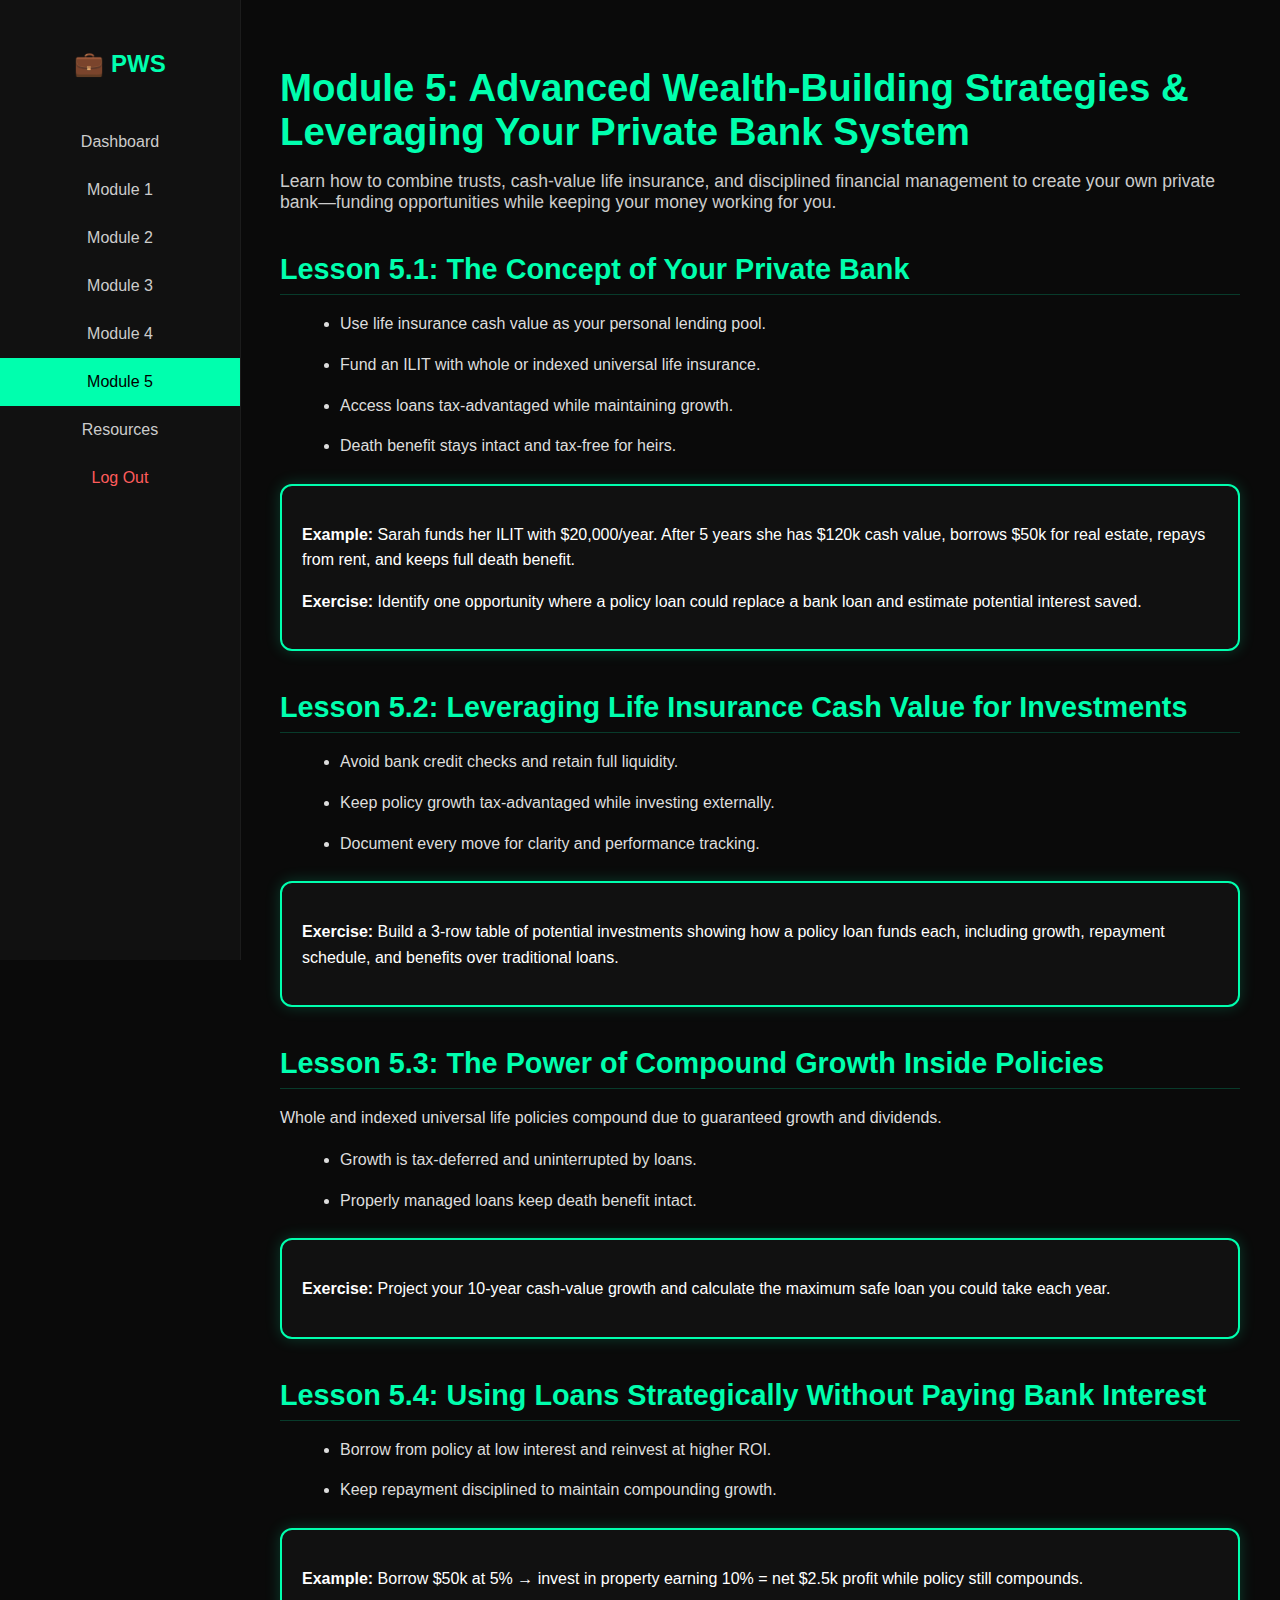
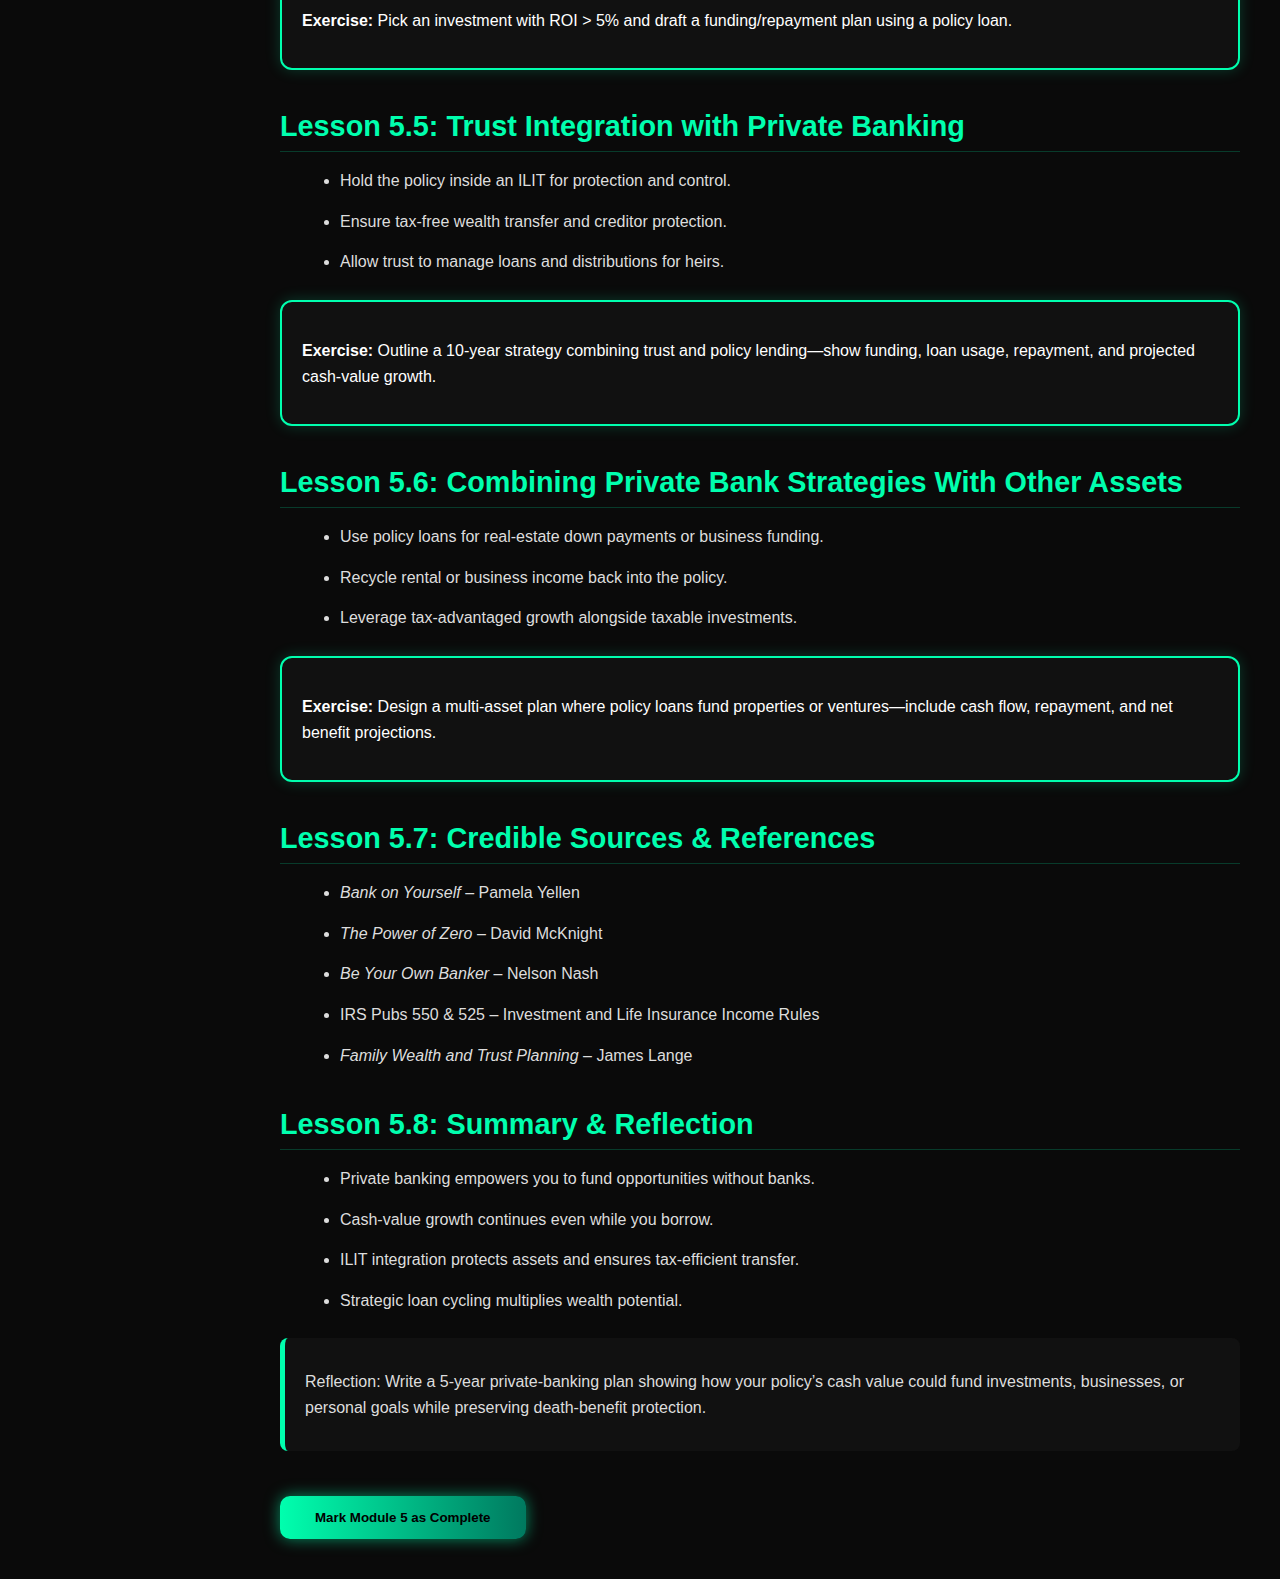
<file: module5.html>
<!DOCTYPE html>
<html lang="en">
<head>
  <meta charset="UTF-8" />
  <meta name="viewport" content="width=device-width, initial-scale=1.0" />
  <title>Module 5 | Advanced Wealth-Building & Private Bank System</title>
  <link rel="stylesheet" href="CSS/module.css" />
</head>
<body>
  <!-- SIDEBAR -->
  <aside class="sidebar">
    <div class="brand">
      <h2>💼 PWS</h2>
    </div>
    <nav>
      <a href="dashboard.html">Dashboard</a>
      <a href="module1.html">Module 1</a>
      <a href="module2.html">Module 2</a>
      <a href="module3.html">Module 3</a>
      <a href="module4.html">Module 4</a>
      <a href="module5.html" class="active">Module 5</a>
      <a href="resources.html">Resources</a>
      <a href="index.html" class="logout">Log Out</a>
    </nav>
  </aside>

  <!-- MAIN CONTENT -->
  <main class="main">
    <header>
      <h1>Module 5: Advanced Wealth-Building Strategies & Leveraging Your Private Bank System</h1>
      <p>Learn how to combine trusts, cash-value life insurance, and disciplined financial management to create your own private bank—funding opportunities while keeping your money working for you.</p>
    </header>

    <section class="module-content">

      <!-- Lesson 1 -->
      <div class="lesson-card">
        <h2>Lesson 5.1: The Concept of Your Private Bank</h2>
        <ul>
          <li>Use life insurance cash value as your personal lending pool.</li>
          <li>Fund an ILIT with whole or indexed universal life insurance.</li>
          <li>Access loans tax-advantaged while maintaining growth.</li>
          <li>Death benefit stays intact and tax-free for heirs.</li>
        </ul>
        <div class="exercise">
          <p><strong>Example:</strong> Sarah funds her ILIT with $20,000/year. After 5 years she has $120k cash value, borrows $50k for real estate, repays from rent, and keeps full death benefit.</p>
          <p><strong>Exercise:</strong> Identify one opportunity where a policy loan could replace a bank loan and estimate potential interest saved.</p>
        </div>
      </div>

      <!-- Lesson 2 -->
      <div class="lesson-card">
        <h2>Lesson 5.2: Leveraging Life Insurance Cash Value for Investments</h2>
        <ul>
          <li>Avoid bank credit checks and retain full liquidity.</li>
          <li>Keep policy growth tax-advantaged while investing externally.</li>
          <li>Document every move for clarity and performance tracking.</li>
        </ul>
        <div class="exercise">
          <p><strong>Exercise:</strong> Build a 3-row table of potential investments showing how a policy loan funds each, including growth, repayment schedule, and benefits over traditional loans.</p>
        </div>
      </div>

      <!-- Lesson 3 -->
      <div class="lesson-card">
        <h2>Lesson 5.3: The Power of Compound Growth Inside Policies</h2>
        <p>Whole and indexed universal life policies compound due to guaranteed growth and dividends.</p>
        <ul>
          <li>Growth is tax-deferred and uninterrupted by loans.</li>
          <li>Properly managed loans keep death benefit intact.</li>
        </ul>
        <div class="exercise">
          <p><strong>Exercise:</strong> Project your 10-year cash-value growth and calculate the maximum safe loan you could take each year.</p>
        </div>
      </div>

      <!-- Lesson 4 -->
      <div class="lesson-card">
        <h2>Lesson 5.4: Using Loans Strategically Without Paying Bank Interest</h2>
        <ul>
          <li>Borrow from policy at low interest and reinvest at higher ROI.</li>
          <li>Keep repayment disciplined to maintain compounding growth.</li>
        </ul>
        <div class="exercise">
          <p><strong>Example:</strong> Borrow $50k at 5% → invest in property earning 10% = net $2.5k profit while policy still compounds.</p>
          <p><strong>Exercise:</strong> Pick an investment with ROI &gt; 5% and draft a funding/repayment plan using a policy loan.</p>
        </div>
      </div>

      <!-- Lesson 5 -->
      <div class="lesson-card">
        <h2>Lesson 5.5: Trust Integration with Private Banking</h2>
        <ul>
          <li>Hold the policy inside an ILIT for protection and control.</li>
          <li>Ensure tax-free wealth transfer and creditor protection.</li>
          <li>Allow trust to manage loans and distributions for heirs.</li>
        </ul>
        <div class="exercise">
          <p><strong>Exercise:</strong> Outline a 10-year strategy combining trust and policy lending—show funding, loan usage, repayment, and projected cash-value growth.</p>
        </div>
      </div>

      <!-- Lesson 6 -->
      <div class="lesson-card">
        <h2>Lesson 5.6: Combining Private Bank Strategies With Other Assets</h2>
        <ul>
          <li>Use policy loans for real-estate down payments or business funding.</li>
          <li>Recycle rental or business income back into the policy.</li>
          <li>Leverage tax-advantaged growth alongside taxable investments.</li>
        </ul>
        <div class="exercise">
          <p><strong>Exercise:</strong> Design a multi-asset plan where policy loans fund properties or ventures—include cash flow, repayment, and net benefit projections.</p>
        </div>
      </div>

      <!-- Lesson 7 -->
      <div class="lesson-card">
        <h2>Lesson 5.7: Credible Sources & References</h2>
        <ul>
          <li><em>Bank on Yourself</em> – Pamela Yellen</li>
          <li><em>The Power of Zero</em> – David McKnight</li>
          <li><em>Be Your Own Banker</em> – Nelson Nash</li>
          <li>IRS Pubs 550 & 525 – Investment and Life Insurance Income Rules</li>
          <li><em>Family Wealth and Trust Planning</em> – James Lange</li>
        </ul>
      </div>

      <!-- Lesson 8 -->
      <div class="lesson-card">
        <h2>Lesson 5.8: Summary & Reflection</h2>
        <ul>
          <li>Private banking empowers you to fund opportunities without banks.</li>
          <li>Cash-value growth continues even while you borrow.</li>
          <li>ILIT integration protects assets and ensures tax-efficient transfer.</li>
          <li>Strategic loan cycling multiplies wealth potential.</li>
        </ul>
        <div class="reflection">
          <p>Reflection: Write a 5-year private-banking plan showing how your policy’s cash value could fund investments, businesses, or personal goals while preserving death-benefit protection.</p>
        </div>
        <button class="btn">Mark Module 5 as Complete</button>
      </div>

    </section>
  </main>
</body>
</html>
</file>
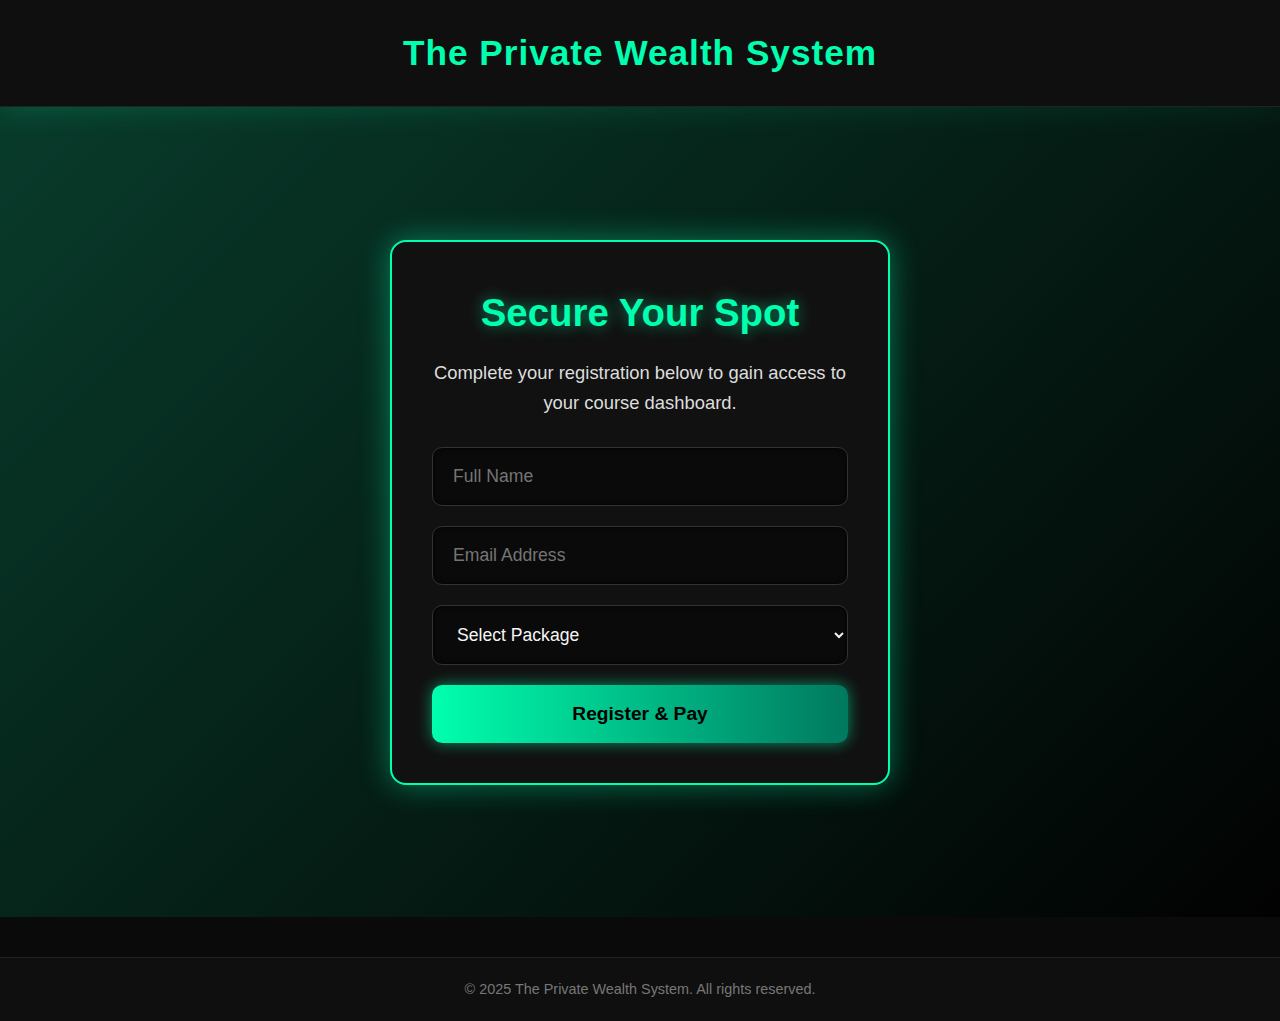
<file: module6.html>
<!DOCTYPE html>
<html lang="en">
<head>
  <meta charset="UTF-8" />
  <meta name="viewport" content="width=device-width, initial-scale=1.0" />
  <title>Module 6 | Elite Wealth Strategies for Top-Tier Clients</title>
  <link rel="stylesheet" href="CSS/module.css" />
</head>
<body>
  <!-- SIDEBAR -->
  <aside class="sidebar">
    <div class="brand">
      <h2>💼 PWS</h2>
    </div>
    <nav>
      <a href="dashboard.html">Dashboard</a>
      <a href="module1.html">Module 1</a>
      <a href="module2.html">Module 2</a>
      <a href="module3.html">Module 3</a>
      <a href="module4.html">Module 4</a>
      <a href="module5.html">Module 5</a>
      <a href="module6.html" class="active">Module 6</a>
      <a href="module7.html">Module 7</a>
      <a href="resources.html">Resources</a>
      <a href="index.html" class="logout">Log Out</a>
    </nav>
  </aside>

  <!-- MAIN CONTENT -->
  <main class="main">
    <header>
      <h1>Module 6: Elite Wealth Strategies for Top-Tier Clients</h1>
      <p>Implement multi-layered trusts, tax arbitrage techniques, and advanced private banking strategies to protect, grow, and leverage wealth at a high level.</p>
    </header>

    <section class="module-content">

      <!-- Lesson 6.1 -->
      <div class="lesson-card">
        <h2>Lesson 6.1: Multi-Layered Trust Structures</h2>
        <p><strong>Key Concept:</strong> Layering trusts allows you to segment wealth for different purposes — flexibility, protection, and tax efficiency.</p>
        <ul>
          <li><strong>Primary Trust (Family / Revocable):</strong> Holds personal and family assets; manages distribution.</li>
          <li><strong>ILIT:</strong> Owns life insurance policies; keeps death benefits outside taxable estate.</li>
          <li><strong>Asset Protection Trust (Domestic / Offshore):</strong> Protects high-value assets from creditors or lawsuits.</li>
          <li><strong>Charitable Trusts:</strong> Reduce estate taxes and align philanthropy with legacy goals.</li>
        </ul>
        <div class="exercise">
          <p><strong>Exercise:</strong> Sketch a personal multi-layered trust map showing which assets go in each trust, potential beneficiaries, and strategic purpose.</p>
        </div>
      </div>

      <!-- Lesson 6.2 -->
      <div class="lesson-card">
        <h2>Lesson 6.2: Advanced Private Banking with Multiple Policies</h2>
        <p><strong>Concept:</strong> High-net-worth clients can use multiple life insurance policies in tandem to maximize growth, control, and liquidity.</p>
        <ul>
          <li>Split policies by purpose (Policy A = business, B = real estate, C = legacy)</li>
          <li>Coordinate loan timing between policies to ensure continued liquidity</li>
          <li>Optimize for dividends on policies with high compounding potential</li>
        </ul>
        <div class="exercise">
          <p><strong>Exercise:</strong> Identify three core wealth goals and assign hypothetical policy allocations to each. Include projected cash-value growth and strategic loan uses.</p>
        </div>
      </div>

      <!-- Lesson 6.3 -->
      <div class="lesson-card">
        <h2>Lesson 6.3: Tax Arbitrage Strategies</h2>
        <p><strong>Key Concept:</strong> Tax arbitrage uses tax-advantaged vehicles to reduce liabilities while maximizing growth.</p>
        <ul>
          <li>Policy loan arbitrage — borrow inside policy at ~5% to fund investments yielding higher returns</li>
          <li>Charitable Remainder Trusts (CRT) — reduce capital gains, receive income stream</li>
          <li>Offshore trust planning — legally minimize estate & income taxes while staying compliant</li>
        </ul>
        <div class="exercise">
          <p><strong>Exercise:</strong> Identify one asset suitable for tax arbitrage. Calculate potential tax savings or growth enhancement (estimate).</p>
        </div>
      </div>

      <!-- Lesson 6.4 -->
      <div class="lesson-card">
        <h2>Lesson 6.4: Legacy & Generational Planning</h2>
        <p><strong>Concept:</strong> Plan multi-generational wealth transfer while minimizing tax exposure and maintaining control.</p>
        <ul>
          <li>Dynasty Trusts — preserve wealth for multiple generations</li>
          <li>Generation-Skipping Trusts (GST) — benefit grandchildren while avoiding double taxation</li>
          <li>Family governance — educate heirs and set distribution rules</li>
        </ul>
        <div class="exercise">
          <p><strong>Exercise:</strong> Create a 5-generation legacy plan: trust types, beneficiaries, and distribution strategy.</p>
        </div>
      </div>

      <!-- Lesson 6.5 -->
      <div class="lesson-card">
        <h2>Lesson 6.5: Advanced Investment Leveraging</h2>
        <p><strong>Concept:</strong> Use private bank & trust structures to fund private equity, venture, and syndication investments.</p>
        <ul>
          <li>Layered financing: combine policy loans, trust cash, and personal funds</li>
          <li>Controlled risk allocation per trust/policy</li>
          <li>Target investments with returns > 2–3x policy loan interest</li>
        </ul>
        <div class="exercise">
          <p><strong>Exercise:</strong> Choose one high-value investment. Plan funding using trusts, policies, and personal capital; include repayment, ROI, and risk mitigation.</p>
        </div>
      </div>

      <!-- Lesson 6.6 -->
      <div class="lesson-card">
        <h2>Lesson 6.6: Protecting Privacy & Controlling Information</h2>
        <p><strong>Concept:</strong> High-net-worth clients must limit exposure and maintain discretion in financial matters.</p>
        <ul>
          <li>Trust ownership keeps names off public records</li>
          <li>Private banking reduces interaction with commercial banks</li>
          <li>Layered entities (LLCs/holdings) create legal separation</li>
          <li>Selective disclosure — only share with trusted advisors</li>
        </ul>
        <div class="exercise">
          <p><strong>Exercise:</strong> List assets you would protect via trusts/holding companies and create a privacy protocol outlining access rights.</p>
        </div>
      </div>

      <!-- Lesson 6.7 -->
      <div class="lesson-card">
        <h2>Lesson 6.7: Credible Sources & References</h2>
        <ul>
          <li><em>Be Your Own Banker</em> — Nelson Nash</li>
          <li><em>Bank on Yourself</em> — Pamela Yellen</li>
          <li><em>Family Wealth and Trust Planning</em> — James Lange</li>
          <li>IRS Publications 550 & 525 — Tax & insurance guidance</li>
          <li><em>The Power of Zero</em> — David McKnight</li>
        </ul>
      </div>

      <!-- Lesson 6.8 -->
      <div class="lesson-card">
        <h2>Lesson 6.8: Summary & Key Takeaways</h2>
        <ul>
          <li>Multi-layered trusts maximize flexibility, protection, and tax efficiency.</li>
          <li>Multiple coordinated policies provide targeted liquidity and legacy preservation.</li>
          <li>Tax arbitrage and advanced investment structures enhance returns while managing liability.</li>
          <li>Privacy and governance are essential for elite-level wealth preservation.</li>
        </ul>

        <div class="reflection">
          <p><strong>Reflection Exercise:</strong> Draft an advanced top-tier wealth plan incorporating multiple trusts, insurance policies, investment strategies, and privacy measures. Include a 10–15 year roadmap for growth, risk management, and generational wealth transfer.</p>
        </div>

        <div style="display:flex;gap:12px;margin-top:18px;align-items:center;">
          <a href="module5.html" class="btn" style="background:#111;color:#00ffae;border:1px solid #00ffae;padding:10px 18px;text-decoration:none;">← Previous Module</a>
          <button id="complete-btn" class="btn">Mark Module 6 as Complete</button>
          <a href="module7.html" class="btn">Next Module →</a>
        </div>
      </div>

    </section>
  </main>

  <script>
    // Basic module completion logic (localStorage)
    (function () {
      const MODULE_NUMBER = 6;
      const completeBtn = document.getElementById('complete-btn');

      // Protect pages: redirect to registration if no user
      const user = JSON.parse(localStorage.getItem('pwsUser') || 'null');
      if (!user || !user.verified) {
        // Not logged in — send to registration
        alert('Please register or sign in to access this module.');
        window.location.href = 'registration.html';
      }

      completeBtn.addEventListener('click', () => {
        let completed = JSON.parse(localStorage.getItem('completedModules') || '[]');
        if (!completed.includes(MODULE_NUMBER)) {
          completed.push(MODULE_NUMBER);
          localStorage.setItem('completedModules', JSON.stringify(completed));
        }
        alert('Module 6 marked complete. Returning to dashboard...');
        window.location.href = 'dashboard.html';
      });
    })();
  </script>
</body>
</html>
</file>
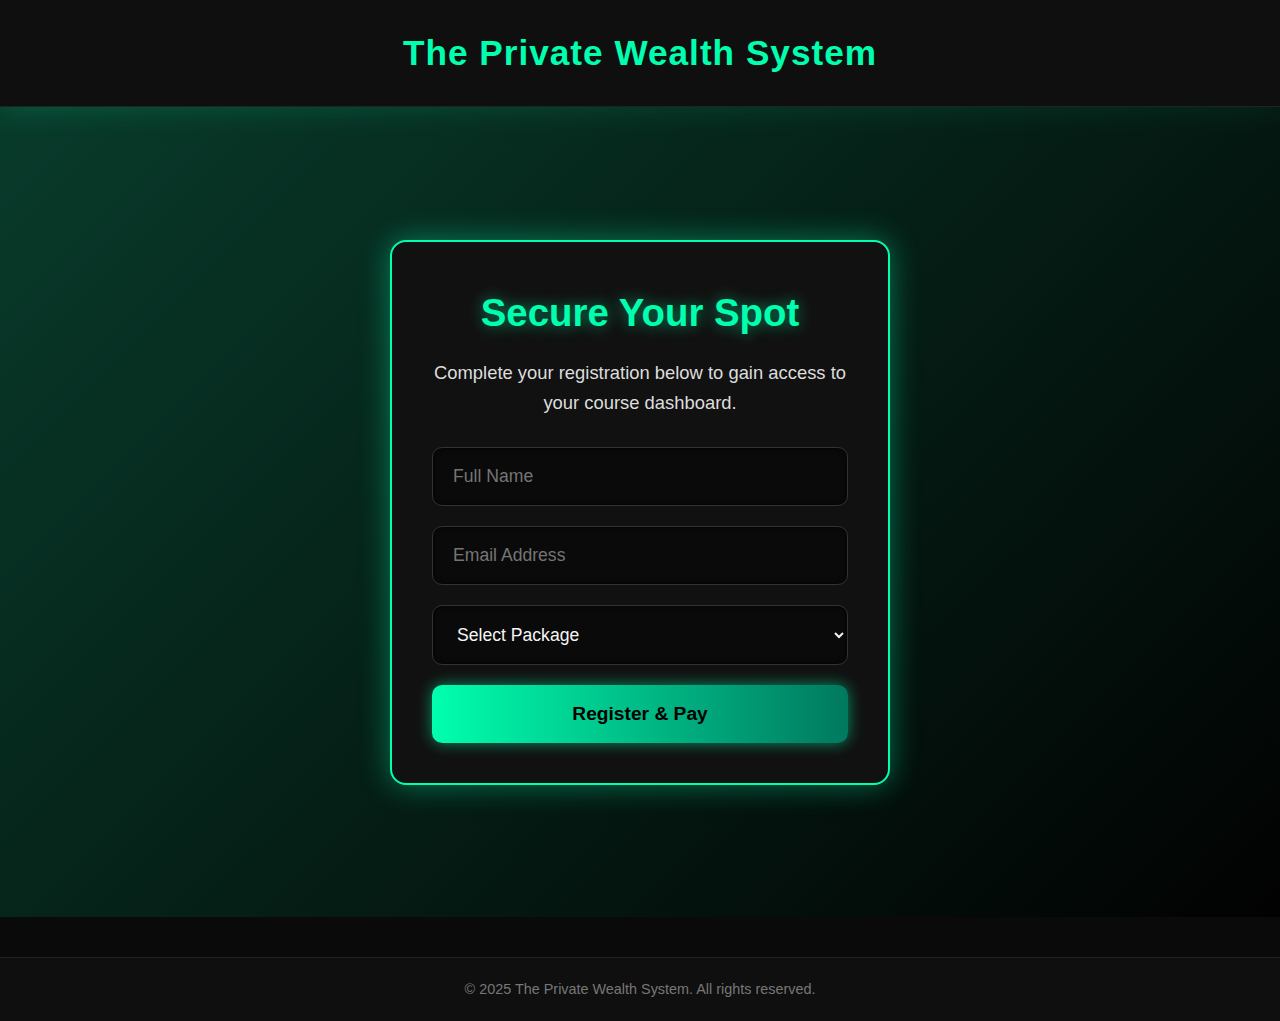
<file: module7.html>
<!DOCTYPE html>
<html lang="en">
<head>
  <meta charset="utf-8" />
  <meta name="viewport" content="width=device-width,initial-scale=1" />
  <title>Module 7 | Wealth Mastery — Ultimate Integration</title>
  <link rel="stylesheet" href="CSS/module.css" />
</head>
<body>
  <!-- SIDEBAR -->
  <aside class="sidebar">
    <div class="brand">
      <h2>💼 PWS</h2>
    </div>
    <nav>
      <a href="dashboard.html">Dashboard</a>
      <a href="module1.html">Module 1</a>
      <a href="module2.html">Module 2</a>
      <a href="module3.html">Module 3</a>
      <a href="module4.html">Module 4</a>
      <a href="module5.html">Module 5</a>
      <a href="module6.html">Module 6</a>
      <a href="module7.html" class="active">Module 7</a>
      <a href="resources.html">Resources</a>
      <a href="index.html" class="logout">Log Out</a>
    </nav>
  </aside>

  <!-- MAIN CONTENT -->
  <main class="main">
    <header>
      <h1>Module 7: Wealth Mastery — The Ultimate Integration & Exclusive Strategies</h1>
      <p>Integrate strategies from Modules 1–6 into a cohesive, elite-level wealth system. Includes masterclass case studies and advanced legacy planning.</p>
    </header>

    <section class="module-content">

      <!-- Lesson 7.1 -->
      <div class="lesson-card">
        <h2>Lesson 7.1: The Master Plan — Integrating All Modules</h2>
        <p><strong>Concept:</strong> True wealth mastery requires synchronizing trust structures, private banking, tax strategies, investments, and legacy planning.</p>
        <ul>
          <li><strong>Foundation Layer (Modules 1–2):</strong> Personal finance basics, family trust, LLC foundations.</li>
          <li><strong>Growth Layer (Modules 3–4):</strong> Insurance, policy loans, real estate leverage.</li>
          <li><strong>Advanced Layer (Modules 5–6):</strong> Multi-layered trusts, tax arbitrage, elite private banking.</li>
          <li><strong>Mastery Layer (Module 7):</strong> Case studies, integration charts, and implementation blueprints.</li>
        </ul>
        <div class="exercise">
          <p><strong>Exercise:</strong> Draft a full integration chart of assets, trusts, policies, and investment strategies with timelines and legacy goals.</p>
        </div>
      </div>

      <!-- Lesson 7.2 -->
      <div class="lesson-card">
        <h2>Lesson 7.2: Elite Case Study #1 — Private Banking in Action</h2>
        <p><strong>Scenario:</strong> Client with $5M diversified assets seeking growth + legacy protection.</p>
        <ul>
          <li>Trusts: Family Trust, ILIT, Asset Protection Trust</li>
          <li>Policies: Three whole life policies at $1.5M each</li>
          <li>Investments: Real estate syndication, private equity, high-yield bonds</li>
          <li>Funding: Policy loans + trust cash to preserve tax advantages</li>
        </ul>
        <div class="exercise">
          <p><strong>Exercise:</strong> Map a similar master strategy for a hypothetical portfolio — show how assets, policies, and trusts interact.</p>
        </div>
      </div>

      <!-- Lesson 7.3 -->
      <div class="lesson-card">
        <h2>Lesson 7.3: Elite Case Study #2 — Multi-Layered Tax Arbitrage</h2>
        <p><strong>Scenario:</strong> $3M in appreciated stock & real estate.</p>
        <ol>
          <li>Transfer appreciated stock to a Charitable Remainder Trust (CRT) to avoid capital gains now.</li>
          <li>Use CRT proceeds to fund life insurance policies inside trusts.</li>
          <li>Borrow from policies to acquire high-yield real estate.</li>
        </ol>
        <div class="exercise">
          <p><strong>Exercise:</strong> Identify one real asset and simulate a tax arbitrage path — estimate savings and reinvestment potential.</p>
        </div>
      </div>

      <!-- Lesson 7.4 -->
      <div class="lesson-card">
        <h2>Lesson 7.4: Advanced Legacy & Generational Wealth Integration</h2>
        <ul>
          <li>Dynasty Trusts and GSTs for multi-gen wealth transfer</li>
          <li>Leverage policies to fund opportunities while preserving death benefits</li>
          <li>Family governance and financial education for heirs</li>
        </ul>
        <div class="exercise">
          <p><strong>Exercise:</strong> Create a 5-generation wealth map that assigns assets to trusts, policies, and distribution strategies.</p>
        </div>
      </div>

      <!-- Lesson 7.5 -->
      <div class="lesson-card">
        <h2>Lesson 7.5: Exclusive Masterclass Strategies</h2>
        <ul>
          <li><strong>Policy Laddering:</strong> Stagger policies and premium levels for continuous liquidity.</li>
          <li><strong>Offshore & Domestic Hybrid:</strong> Combine domestic trusts with compliant offshore protection.</li>
          <li><strong>Synchronized Multi-Investment Loans:</strong> Coordinate loans across policies for big investments.</li>
          <li><strong>Real-Time Wealth Tracking:</strong> Consolidate policies, trusts, and investments in a private dashboard.</li>
        </ul>
        <div class="exercise">
          <p><strong>Exercise:</strong> Draft a masterclass plan showing policy laddering, trust layering, and synchronized loans. Include ROI expectations and liquidity events.</p>
        </div>
      </div>

      <!-- Lesson 7.6 -->
      <div class="lesson-card">
        <h2>Lesson 7.6: Risk Management & Compliance at Elite Levels</h2>
        <p><strong>Key Concepts:</strong> High-net-worth strategies require strict compliance, audits, and layered legal protection.</p>
        <ul>
          <li>Legal separation of entities and personal accounts</li>
          <li>Regular professional audits of trusts & policies</li>
          <li>Maintain detailed transaction and loan records</li>
        </ul>
        <div class="exercise">
          <p><strong>Exercise:</strong> Perform a risk audit of your wealth structure and identify gaps in compliance and protection.</p>
        </div>
      </div>

      <!-- Lesson 7.7 -->
      <div class="lesson-card">
        <h2>Lesson 7.7: Summary & Key Takeaways</h2>
        <ul>
          <li>Integration is the key to wealth mastery across trust, insurance, and investments.</li>
          <li>Elite strategies combine tax arbitrage, private banking, and multi-gen planning.</li>
          <li>Transparency, compliance, and privacy must be balanced for sustainable legacy planning.</li>
        </ul>
      </div>

      <!-- Lesson 7.8 -->
      <div class="lesson-card">
        <h2>Lesson 7.8: Credible Sources & References</h2>
        <ul>
          <li><em>Be Your Own Banker</em> — Nelson Nash</li>
          <li><em>Bank on Yourself</em> — Pamela Yellen</li>
          <li><em>The Power of Zero</em> — David McKnight</li>
          <li><em>Advanced Wealth Strategies</em> — Tom Wheelwright</li>
          <li>IRS Publications 550 & 525</li>
        </ul>
      </div>

      <!-- Super Bonus -->
      <div class="lesson-card">
        <h2>Super Bonus: Lifestyle & Business Expense Optimization</h2>

        <h3>1. Clothing & Wardrobe Deductions</h3>
        <table>
          <tr><th>Item</th><th>Cost</th><th>Business Purpose</th><th>Deductible %</th></tr>
          <tr><td>Designer Suit</td><td>$3,000</td><td>Client meetings, photoshoots</td><td>100%</td></tr>
          <tr><td>Branded Apparel</td><td>$1,200</td><td>Marketing events</td><td>100%</td></tr>
          <tr><td>Casual Outfits</td><td>$800</td><td>Personal use</td><td>0%</td></tr>
        </table>

        <h3>2. Meals & Entertainment</h3>
        <table>
          <tr><th>Type</th><th>Cost</th><th>Deductible %</th></tr>
          <tr><td>Client Dinner</td><td>$250</td><td>100%</td></tr>
          <tr><td>Networking Lunch</td><td>$75</td><td>100%</td></tr>
          <tr><td>Personal Meal</td><td>$50</td><td>0%</td></tr>
        </table>

        <h3>3. Travel & Accommodation</h3>
        <table>
          <tr><th>Expense</th><th>Cost</th><th>Deductible %</th></tr>
          <tr><td>Flight to Conference</td><td>$600</td><td>100%</td></tr>
          <tr><td>Hotel for Event</td><td>$400</td><td>100%</td></tr>
          <tr><td>Personal Vacation</td><td>$1,200</td><td>0%</td></tr>
        </table>

        <h3>4. Luxury Vehicles & Asset Write-Offs</h3>
        <table>
          <tr><th>Vehicle</th><th>Cost</th><th>Business Use %</th><th>Notes</th></tr>
          <tr><td>G-Wagon</td><td>$150,000</td><td>70%</td><td>Section 179 / depreciation; keep mileage log</td></tr>
          <tr><td>SUV</td><td>$80,000</td><td>60%</td><td>Standard depreciation</td></tr>
        </table>

        <div class="exercise">
          <p><strong>Action Steps:</strong> Track high-value purchases for 12 months, assign business purpose, keep receipts, and identify which assets can be owned by a trust or business entity to increase deductions.</p>
        </div>
      </div>

      <!-- Reflection + Controls -->
      <div class="lesson-card">
        <h2>Reflection & Next Steps</h2>
        <div class="reflection">
          <p>Using all prior modules, create your ultimate wealth blueprint. Include trusts, policies, investments, tax strategies, and multi-generational legacy plans. Highlight 3–5 elite strategies you will implement first.</p>
        </div>

        <div style="display:flex;gap:12px;margin-top:18px;align-items:center;">
          <a href="module6.html" class="btn" style="background:#111;color:#00ffae;border:1px solid #00ffae;padding:10px 18px;text-decoration:none;">← Previous Module</a>
          <button id="complete-btn" class="btn">Mark Module 7 as Complete</button>
          <a href="dashboard.html" class="btn">Return to Dashboard</a>
        </div>
      </div>

    </section>
  </main>

  <script>
    (function () {
      const MODULE_NUMBER = 7;

      // Redirect to registration if no user found
      const user = JSON.parse(localStorage.getItem('pwsUser') || 'null');
      if (!user || !user.verified) {
        alert('Please register or sign in to access Module 7.');
        window.location.href = 'registration.html';
        return;
      }

      // Complete button logic
      const completeBtn = document.getElementById('complete-btn');
      completeBtn.addEventListener('click', () => {
        let completed = JSON.parse(localStorage.getItem('completedModules') || '[]');
        if (!completed.includes(MODULE_NUMBER)) {
          completed.push(MODULE_NUMBER);
          localStorage.setItem('completedModules', JSON.stringify(completed));
        }
        alert('Module 7 marked complete. Returning to dashboard...');
        window.location.href = 'dashboard.html';
      });
    })();
  </script>
</body>
</html>
</file>
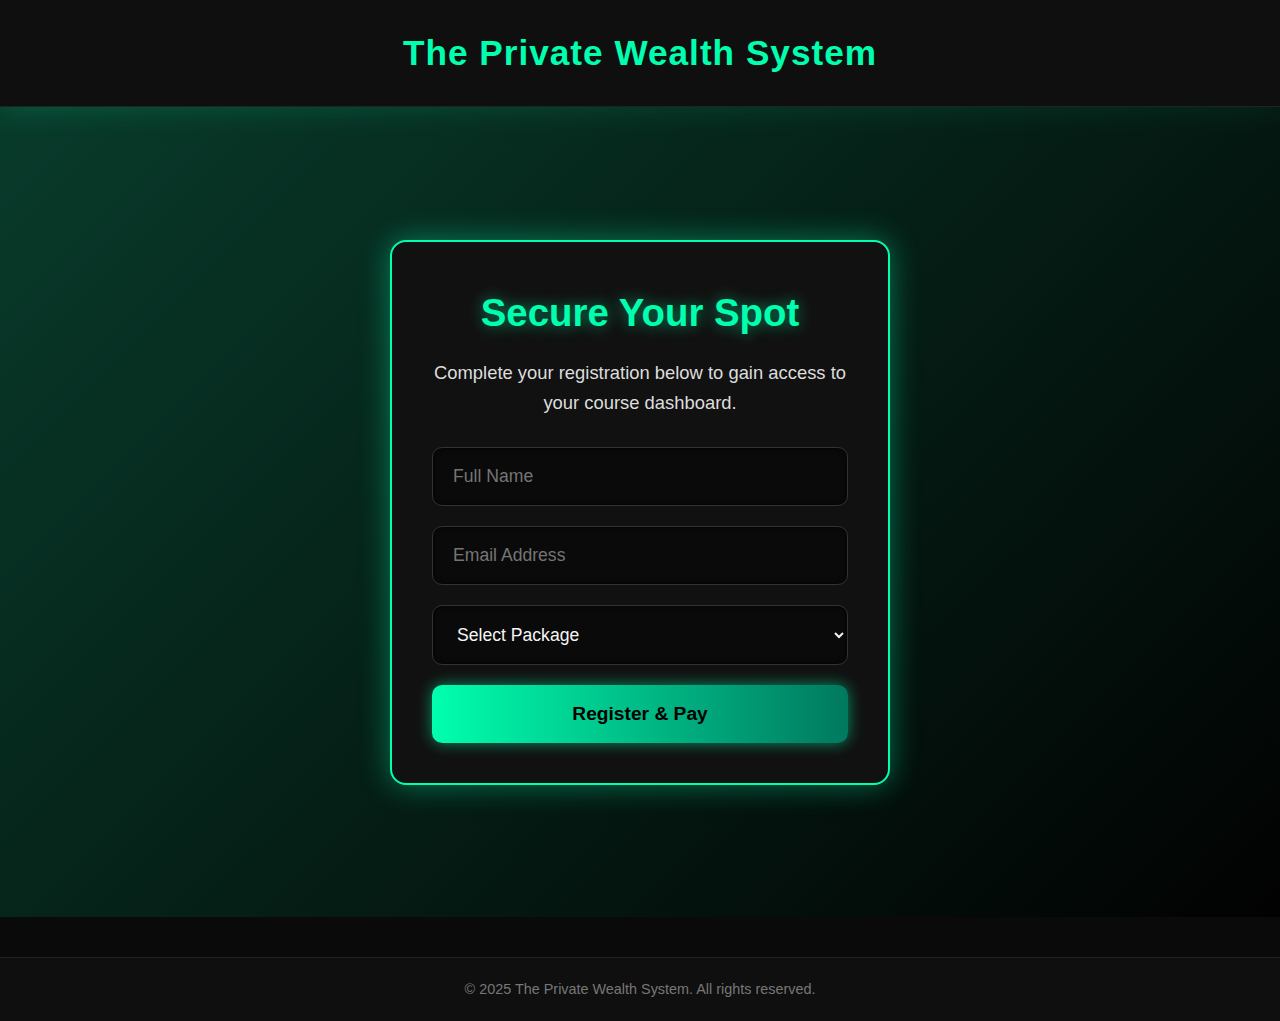
<file: registration.html>
<!DOCTYPE html>
<html lang="en">
<head>
  <meta charset="UTF-8" />
  <meta name="viewport" content="width=device-width, initial-scale=1.0" />
  <title>Register | Private Wealth System</title>
  <link rel="stylesheet" href="CSS/registration.css" />
</head>
<body>

  <!-- HEADER -->
  <header>
    <div class="logo-container">
      <h1 class="logo">The Private Wealth System</h1>
    </div>
  </header>

  <!-- HERO / REGISTRATION FORM -->
  <section class="hero">
    <div class="overlay"></div>
    <div class="hero-content">
      <h2>Secure Your Spot</h2>
      <p>Complete your registration below to gain access to your course dashboard.</p>
      
      <form id="registrationForm">
        <input type="text" id="name" placeholder="Full Name" required />
        <input type="email" id="email" placeholder="Email Address" required />
        <select id="package" required>
          <option value="">Select Package</option>
          <option value="core">Core Curriculum - $497</option>
          <option value="advanced">Advanced Wealth Bundle - $997</option>
          <option value="elite">Elite Mentorship - $4997</option>
        </select>
        <button type="submit" class="btn">Register & Pay</button>
      </form>
    </div>
  </section>

  <!-- FOOTER -->
  <footer>
    <p>© 2025 The Private Wealth System. All rights reserved.</p>
  </footer>

  <!-- JS -->
  <script>
    // Pre-fill package from URL
    const urlParams = new URLSearchParams(window.location.search);
    const selectedPackage = urlParams.get('package');
    if(selectedPackage) {
      const packageSelect = document.getElementById('package');
      packageSelect.value = selectedPackage;
    }

    // Registration form submit
    const form = document.getElementById('registrationForm');
    form.addEventListener('submit', function(e) {
      e.preventDefault();
      const name = document.getElementById('name').value;
      const email = document.getElementById('email').value;
      const packageValue = document.getElementById('package').value;

      if(name && email && packageValue){
        localStorage.setItem('pwsUser', JSON.stringify({
          name,
          email,
          package: packageValue,
          verified: true
        }));
        alert('Registration complete! Redirecting to your dashboard...');
        window.location.href = 'dashboard.html';
      }
    });
  </script>

</body>
</html>
</file>
<file: CSS/style.css>

</file>
<file: CSS/module.css>
/* module.css - premium module page style */

body {
  margin: 0;
  font-family: "Poppins", sans-serif;
  background-color: #0a0a0a;
  color: #f5f5f5;
  display: flex;
  min-height: 100vh;
}

/* SIDEBAR */
.sidebar {
  width: 240px;
  background: #111;
  display: flex;
  flex-direction: column;
  align-items: center;
  padding: 30px 0;
  border-right: 1px solid #1c1c1c;
  position: fixed;
  height: 100%;
}

.sidebar .brand h2 {
  color: #00ffae;
  margin-bottom: 40px;
}

.sidebar nav {
  display: flex;
  flex-direction: column;
  width: 100%;
  text-align: center;
}

.sidebar nav a {
  padding: 15px 0;
  color: #ccc;
  text-decoration: none;
  transition: 0.3s;
}

.sidebar nav a:hover,
.sidebar nav a.active {
  background: #00ffae;
  color: #000;
}

.sidebar nav .logout {
  margin-top: auto;
  color: #ff5c5c;
}

/* MAIN */
.main {
  margin-left: 240px;
  flex: 1;
  overflow-y: auto;
  padding: 40px;
}

/* HEADER */
header h1 {
  color: #00ffae;
  font-size: 2.4rem;
  margin-bottom: 10px;
}

header p {
  color: #ccc;
  font-size: 1.1rem;
}

/* MODULE CONTENT CARDS */
.module-content h2 {
  color: #00ffae;
  margin-top: 40px;
  margin-bottom: 15px;
  font-size: 1.8rem;
  border-bottom: 1px solid #00ffae33;
  padding-bottom: 8px;
}

.module-content p, .module-content li {
  color: #ddd;
  line-height: 1.6;
  margin-bottom: 15px;
}

.module-content ul, .module-content ol {
  margin-left: 20px;
}

.module-content table {
  width: 100%;
  border-collapse: collapse;
  margin: 20px 0;
}

.module-content table, .module-content th, .module-content td {
  border: 1px solid #00ffae33;
}

.module-content th, .module-content td {
  padding: 12px;
  text-align: left;
  color: #f5f5f5;
}

.module-content th {
  background-color: #111;
  color: #00ffae;
}

.module-content tr:nth-child(even) {
  background-color: #111;
}

.exercise {
  background: #111;
  border: 2px solid #00ffae;
  border-radius: 12px;
  padding: 20px;
  margin: 25px 0;
  box-shadow: 0 0 15px #00ffae33;
}

.exercise p {
  color: #fff;
  font-weight: 500;
}

/* BUTTONS */
.btn {
  background: linear-gradient(90deg, #00ffae, #00795f);
  color: #000;
  padding: 14px 35px;
  border-radius: 10px;
  font-weight: bold;
  border: none;
  cursor: pointer;
  transition: all 0.3s ease;
  display: inline-block;
  text-align: center;
  margin-top: 20px;
  box-shadow: 0 0 15px #00ffae88;
}

.btn:hover {
  transform: translateY(-3px) scale(1.03);
  box-shadow: 0 0 25px #00ffaecc;
}

/* REFLECTION BOX */
.reflection {
  background: #111;
  border-left: 5px solid #00ffae;
  padding: 15px 20px;
  margin: 25px 0;
  border-radius: 8px;
  color: #fff;
}

/* RESPONSIVE */
@media screen and (max-width: 900px){
  .main {
    margin-left: 0;
    padding: 20px;
  }
  .sidebar {
    position: relative;
    width: 100%;
    flex-direction: row;
    justify-content: space-around;
    padding: 15px 0;
  }
  .sidebar nav {
    flex-direction: row;
  }
  .sidebar nav a {
    padding: 10px;
    margin: 0 5px;
  }
}
</file>
<file: CSS/registration.css>
/* REGISTRATION CSS - PREMIUM, GLOWING STYLE */
* {
  margin: 0;
  padding: 0;
  box-sizing: border-box;
  font-family: "Poppins", sans-serif;
}

body {
  background-color: #0a0a0a;
  color: #f5f5f5;
  line-height: 1.6;
  overflow-x: hidden;
}

/* HEADER */
header {
  background: #0f0f0f;
  padding: 25px 0;
  text-align: center;
  border-bottom: 1px solid #222;
  box-shadow: 0 0 30px #00ffae33;
}

.logo {
  font-size: 2.2rem;
  color: #00ffae;
  font-weight: 700;
  letter-spacing: 1px;
}

/* HERO / FORM */
.hero {
  display: flex;
  justify-content: center;
  align-items: center;
  min-height: 90vh;
  position: relative;
  padding: 20px;
  text-align: center;
}

.hero .overlay {
  position: absolute;
  inset: 0;
  background: linear-gradient(135deg, rgba(0,255,174,0.2), rgba(0,0,0,0.85));
  z-index: 1;
}

.hero-content {
  position: relative;
  z-index: 2;
  max-width: 500px;
  width: 100%;
  padding: 40px;
  background: #111;
  border-radius: 16px;
  border: 2px solid #00ffae;
  box-shadow: 0 0 30px #00ffae66;
  transition: all 0.4s ease;
}

.hero-content:hover {
  box-shadow: 0 0 50px #00ffae88;
}

.hero-content h2 {
  font-size: 2.4rem;
  color: #00ffae;
  margin-bottom: 15px;
  text-shadow: 0 0 15px #00ffae88;
}

.hero-content p {
  font-size: 1.15rem;
  margin-bottom: 30px;
  color: #ddd;
}

/* FORM ELEMENTS */
form {
  display: flex;
  flex-direction: column;
  gap: 20px;
}

form input, form select {
  padding: 18px 20px;
  font-size: 1.1rem;
  border-radius: 10px;
  border: 1px solid #333;
  background: #0a0a0a;
  color: #f5f5f5;
  transition: all 0.3s ease;
  box-shadow: inset 0 0 5px #000;
}

form input:focus, form select:focus {
  outline: none;
  border-color: #00ffae;
  box-shadow: 0 0 15px #00ffae77 inset;
}

/* BUTTON */
form button {
  padding: 18px;
  font-size: 1.2rem;
  font-weight: bold;
  border-radius: 10px;
  background: linear-gradient(90deg, #00ffae, #00795f);
  color: #000;
  border: none;
  cursor: pointer;
  transition: all 0.3s ease;
  box-shadow: 0 0 15px #00ffae88;
}

form button:hover {
  background: linear-gradient(90deg, #00e09a, #005f48);
  transform: translateY(-3px) scale(1.02);
  box-shadow: 0 0 25px #00ffaecc;
}

/* FOOTER */
footer {
  background: #0f0f0f;
  text-align: center;
  padding: 20px;
  font-size: 0.9rem;
  color: #777;
  margin-top: 40px;
  border-top: 1px solid #222;
}
</file>
